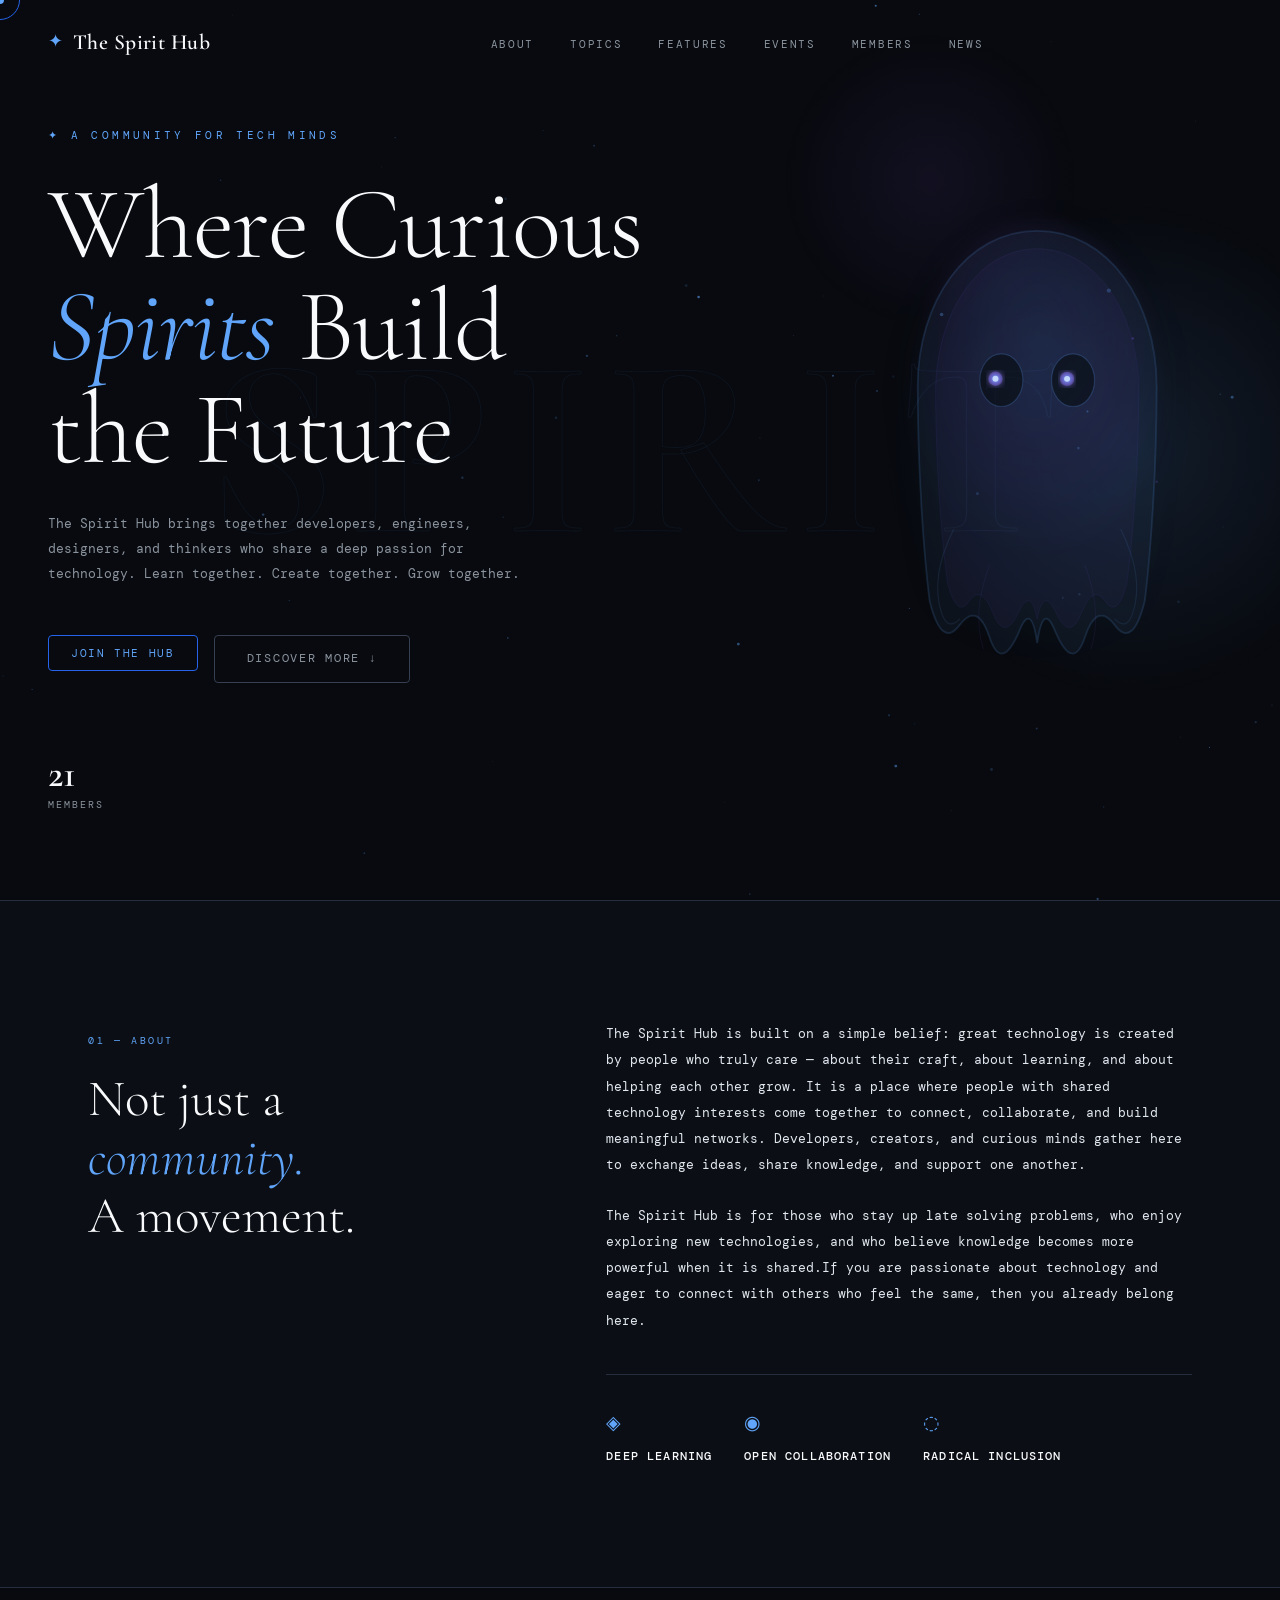
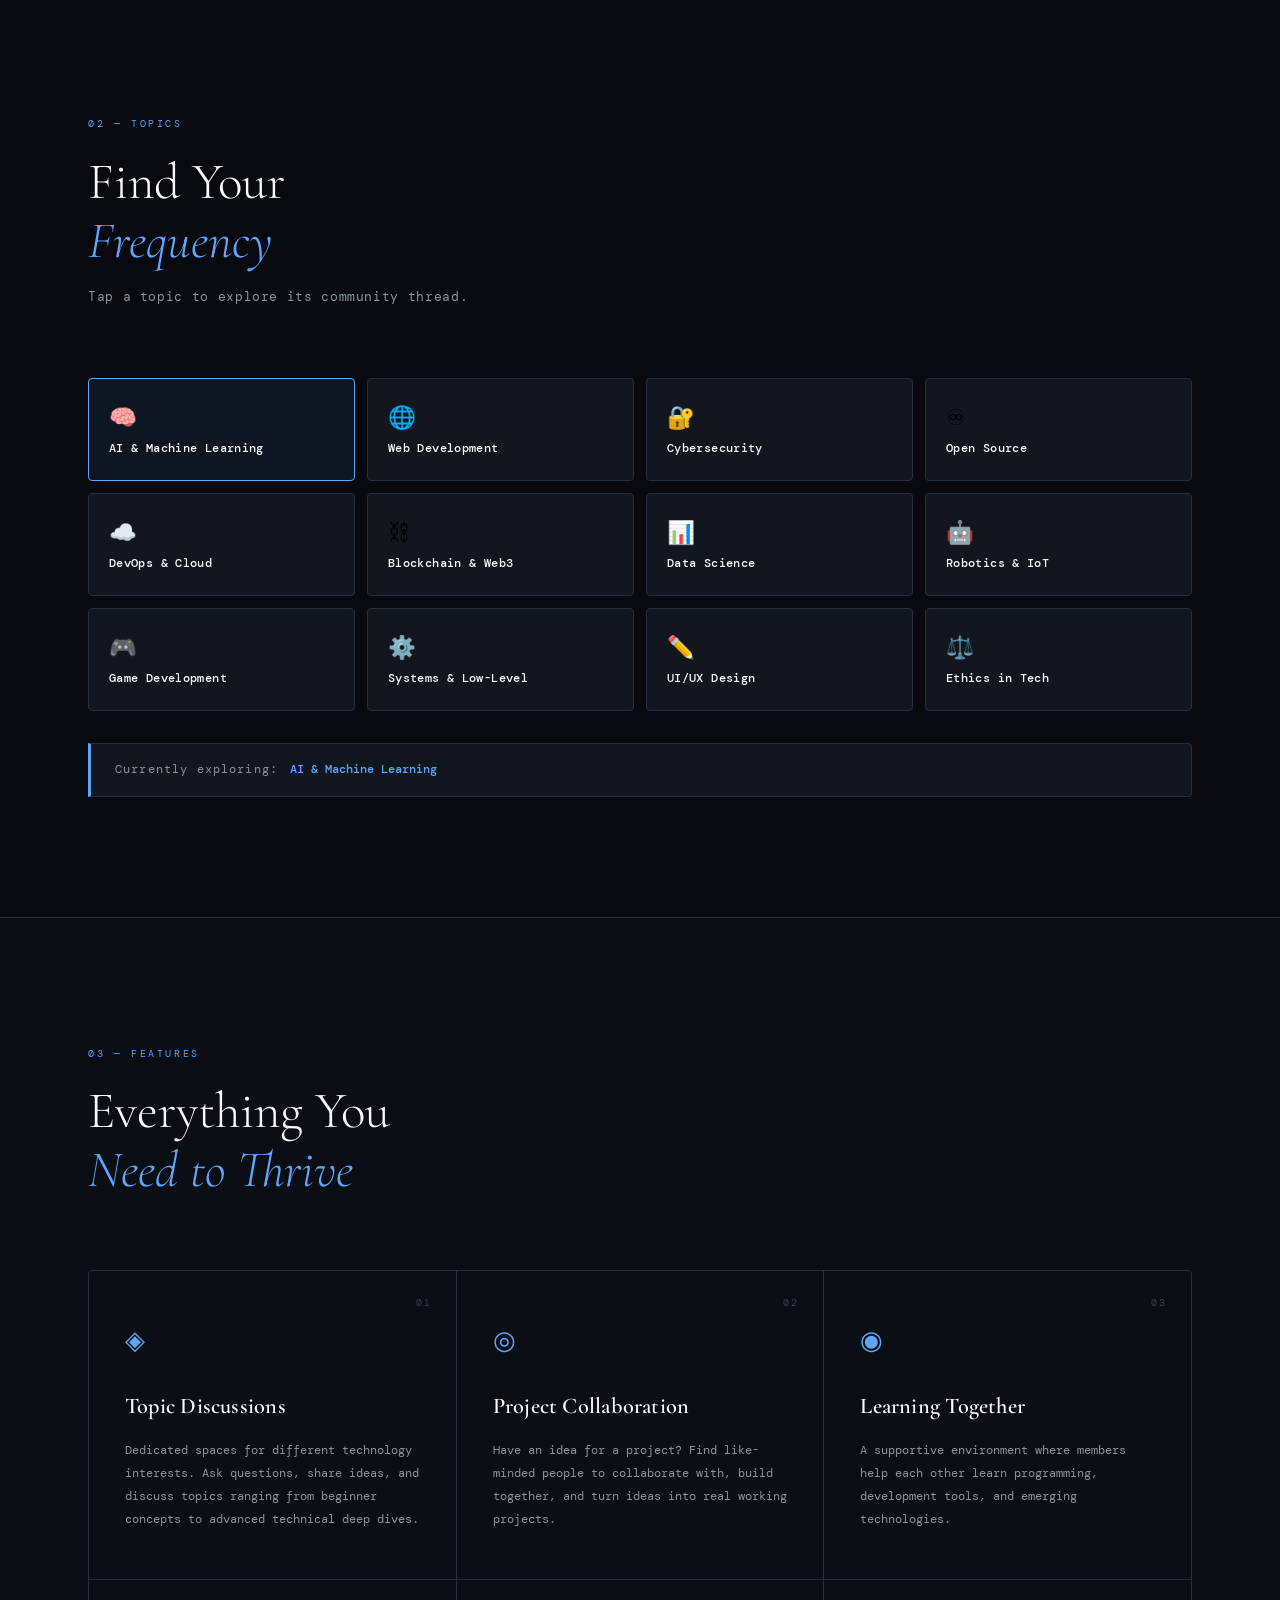
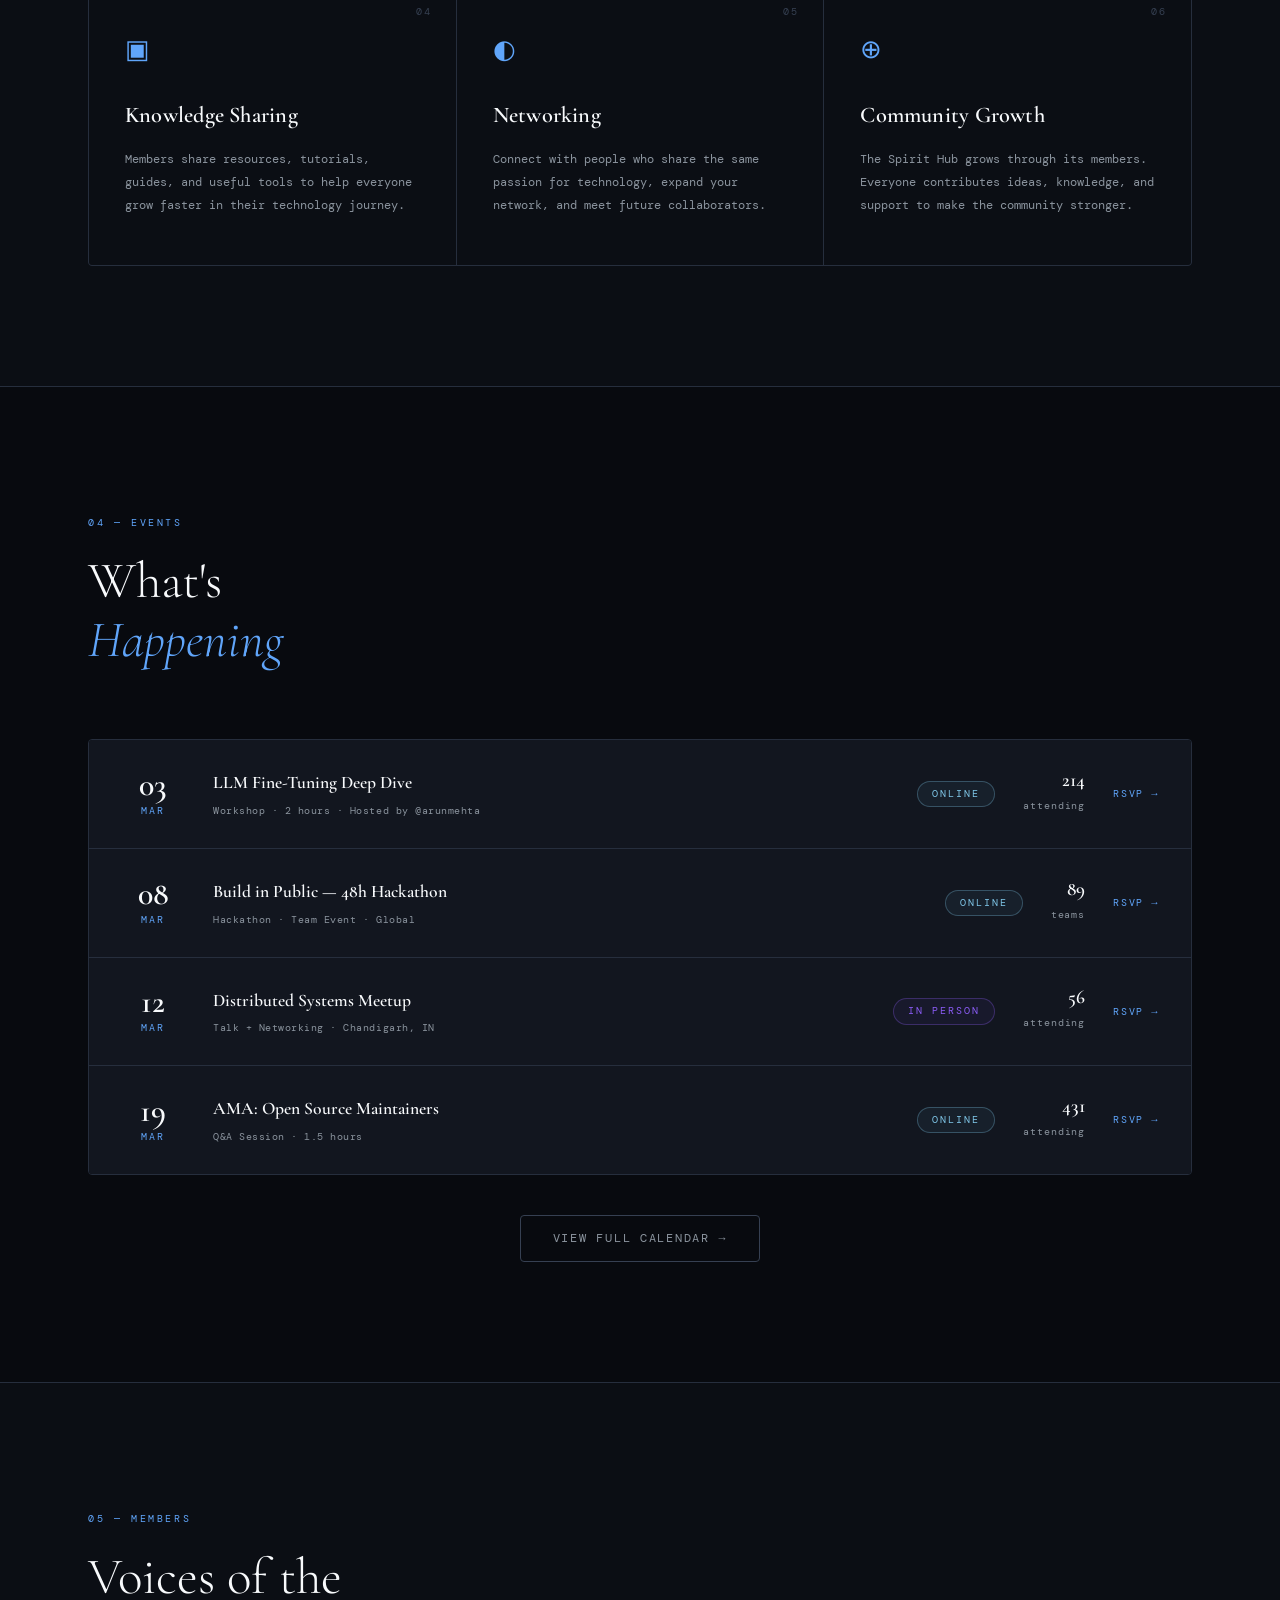
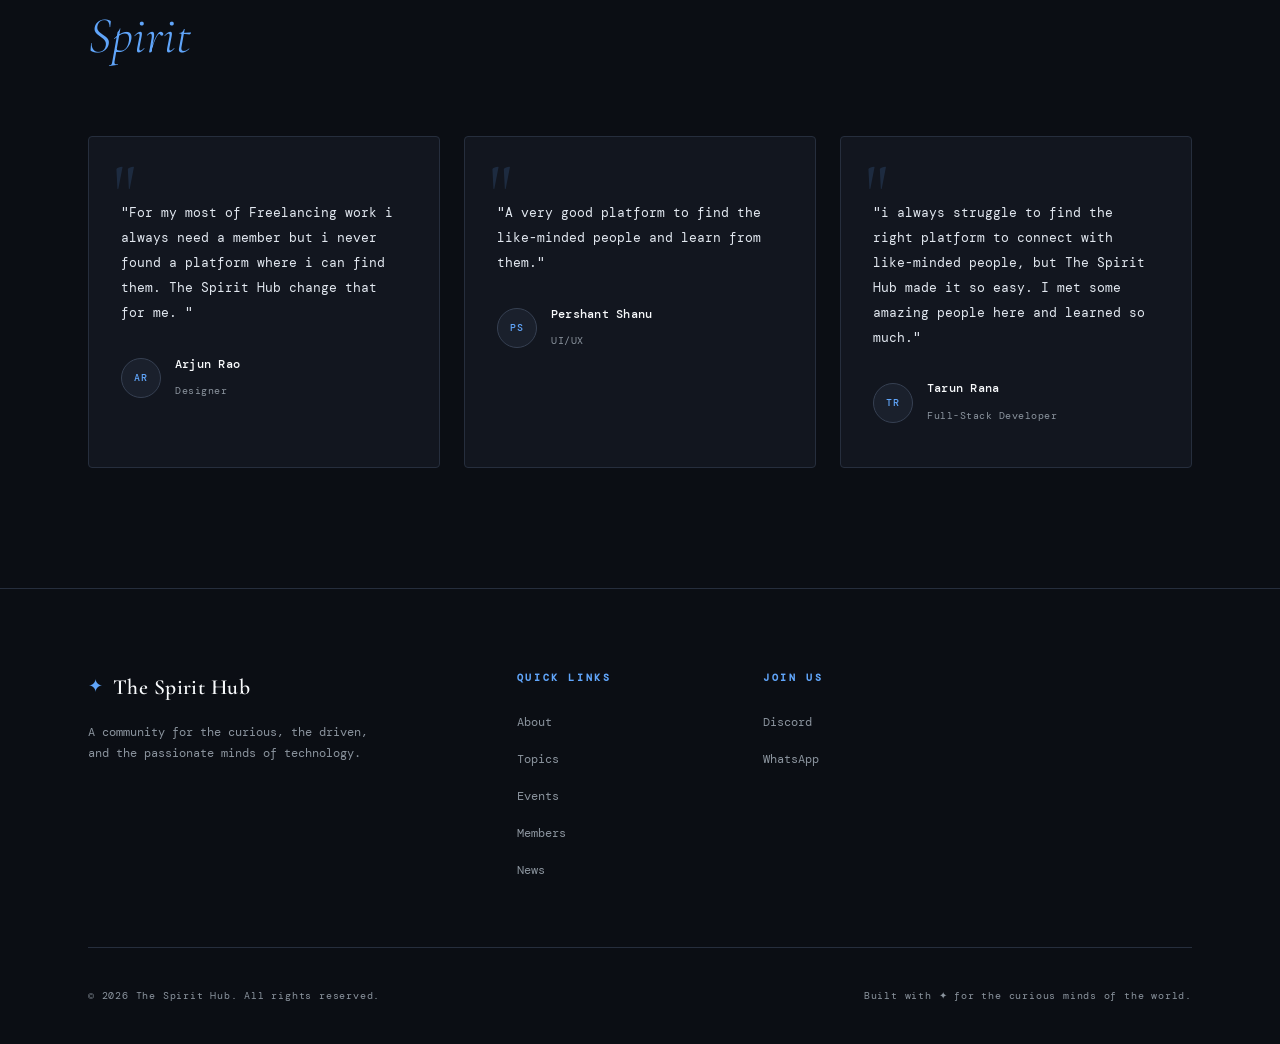
<file: index.html>
<!DOCTYPE html>
<html lang="en">

<head>
  <meta charset="UTF-8" />
  <meta name="viewport" content="width=device-width, initial-scale=1.0" />
  <title>The Spirit Hub — Tech Community</title>
  <link rel="icon" type="image/x-icon" href="Resource/favicon.ico" />
  <link rel="preconnect" href="https://fonts.googleapis.com" />
  <link rel="preconnect" href="https://fonts.gstatic.com" crossorigin />
  <link
    href="https://fonts.googleapis.com/css2?family=Cormorant+Garamond:wght@300;400;600;700&family=DM+Mono:wght@300;400;500&display=swap"
    rel="stylesheet" />
  <link rel="stylesheet" href="style.css" />
</head>

<body>

  <!-- Ambient particles canvas -->
  <canvas id="particles-canvas"></canvas>

  <!-- Custom cursor -->
  <div class="cursor-dot" id="cursorDot"></div>
  <div class="cursor-aura" id="cursorAura"></div>

  <!-- ===================== NAV ===================== -->
  <header class="site-header" id="siteHeader">
    <nav class="nav-inner">
      <a href="#" class="brand">
        <span class="brand-icon">✦</span>
        <span class="brand-text">The Spirit Hub</span>
      </a>
      <ul class="nav-links">
        <li><a href="#about">About</a></li>
        <li><a href="#interests">Topics</a></li>
        <li><a href="#features">Features</a></li>
        <li><a href="#events">Events</a></li>
        <li><a href="pages/members.html">Members</a></li>
        <li><a href="pages/news.html">News</a></li>
      </ul>
      <div class="join-wrapper" id="joinWrapper">
        <button class="btn-join" id="joinBtn">Join the Hub</button>
        <div class="join-dropdown" id="joinDropdown">
          <span class="join-dropdown-title">Join our community</span>
          <a href="https://discord.gg/cWYKuwyRVv" target="_blank" rel="noopener" class="join-link discord">
            <svg width="20" height="20" viewBox="0 0 24 24" fill="currentColor">
              <path
                d="M20.317 4.37a19.791 19.791 0 0 0-4.885-1.515.074.074 0 0 0-.079.037c-.21.375-.444.864-.608 1.25a18.27 18.27 0 0 0-5.487 0 12.64 12.64 0 0 0-.617-1.25.077.077 0 0 0-.079-.037A19.736 19.736 0 0 0 3.677 4.37a.07.07 0 0 0-.032.027C.533 9.046-.32 13.58.099 18.057a.082.082 0 0 0 .031.057 19.9 19.9 0 0 0 5.993 3.03.078.078 0 0 0 .084-.028c.462-.63.874-1.295 1.226-1.994a.076.076 0 0 0-.041-.106 13.107 13.107 0 0 1-1.872-.892.077.077 0 0 1-.008-.128 10.2 10.2 0 0 0 .372-.292.074.074 0 0 1 .077-.01c3.928 1.793 8.18 1.793 12.062 0a.074.074 0 0 1 .078.01c.12.098.246.198.373.292a.077.077 0 0 1-.006.127 12.299 12.299 0 0 1-1.873.892.077.077 0 0 0-.041.107c.36.698.772 1.362 1.225 1.993a.076.076 0 0 0 .084.028 19.839 19.839 0 0 0 6.002-3.03.077.077 0 0 0 .032-.054c.5-5.177-.838-9.674-3.549-13.66a.061.061 0 0 0-.031-.03zM8.02 15.33c-1.183 0-2.157-1.085-2.157-2.419 0-1.333.956-2.419 2.157-2.419 1.21 0 2.176 1.096 2.157 2.42 0 1.333-.956 2.418-2.157 2.418zm7.975 0c-1.183 0-2.157-1.085-2.157-2.419 0-1.333.955-2.419 2.157-2.419 1.21 0 2.176 1.096 2.157 2.42 0 1.333-.946 2.418-2.157 2.418z" />
            </svg>
            <span>Discord</span>
          </a>
          <a href="https://chat.whatsapp.com/JdigWiMbMeGJURqWG98sfW" target="_blank" rel="noopener"
            class="join-link whatsapp">
            <svg width="20" height="20" viewBox="0 0 24 24" fill="currentColor">
              <path
                d="M17.472 14.382c-.297-.149-1.758-.867-2.03-.967-.273-.099-.471-.148-.67.15-.197.297-.767.966-.94 1.164-.173.199-.347.223-.644.075-.297-.15-1.255-.463-2.39-1.475-.883-.788-1.48-1.761-1.653-2.059-.173-.297-.018-.458.13-.606.134-.133.298-.347.446-.52.149-.174.198-.298.298-.497.099-.198.05-.371-.025-.52-.075-.149-.669-1.612-.916-2.207-.242-.579-.487-.5-.669-.51-.173-.008-.371-.01-.57-.01-.198 0-.52.074-.792.372-.272.297-1.04 1.016-1.04 2.479 0 1.462 1.065 2.875 1.213 3.074.149.198 2.096 3.2 5.077 4.487.709.306 1.262.489 1.694.625.712.227 1.36.195 1.871.118.571-.085 1.758-.719 2.006-1.413.248-.694.248-1.289.173-1.413-.074-.124-.272-.198-.57-.347m-5.421 7.403h-.004a9.87 9.87 0 0 1-5.031-1.378l-.361-.214-3.741.982.998-3.648-.235-.374a9.86 9.86 0 0 1-1.51-5.26c.001-5.45 4.436-9.884 9.888-9.884 2.64 0 5.122 1.03 6.988 2.898a9.825 9.825 0 0 1 2.893 6.994c-.003 5.45-4.437 9.884-9.885 9.884m8.413-18.297A11.815 11.815 0 0 0 12.05 0C5.495 0 .16 5.335.157 11.892c0 2.096.547 4.142 1.588 5.945L.057 24l6.305-1.654a11.882 11.882 0 0 0 5.683 1.448h.005c6.554 0 11.89-5.335 11.893-11.893a11.821 11.821 0 0 0-3.48-8.413z" />
            </svg>
            <span>WhatsApp</span>
          </a>
        </div>
      </div>
      <button class="menu-toggle" id="menuToggle" aria-label="Toggle menu">
        <span></span><span></span><span></span>
      </button>
    </nav>
    <!-- Mobile menu -->
    <div class="mobile-menu" id="mobileMenu">
      <ul>
        <li><a href="#about">About</a></li>
        <li><a href="#interests">Topics</a></li>
        <li><a href="#features">Features</a></li>
        <li><a href="#events">Events</a></li>
        <li><a href="pages/members.html">Members</a></li>
        <li><a href="pages/news.html">News</a></li>
      </ul>
    </div>
  </header>

  <main>

    <!-- ===================== HERO ===================== -->
    <section class="hero" id="home">
      <div class="hero-bg-text">SPIRIT</div>
      <div class="hero-content">
        <p class="hero-eyebrow reveal-fade">✦ A Community For Tech Minds</p>
        <h1 class="hero-title reveal-up">
          Where Curious<br />
          <em>Spirits</em> Build<br />
          the Future
        </h1>
        <p class="hero-subtitle reveal-fade delay-2">
          The Spirit Hub brings together developers, engineers, designers, and
          thinkers who share a deep passion for technology. Learn together.
          Create together. Grow together.
        </p>
        <div class="hero-actions reveal-fade delay-3">
          <div class="join-wrapper hero-join-mobile" id="heroJoinWrapper">
            <button class="btn-join" id="heroJoinBtn">Join the Hub</button>
            <div class="join-dropdown" id="heroJoinDropdown">
              <span class="join-dropdown-title">Join our community</span>
              <a href="https://discord.gg/cWYKuwyRVv" target="_blank" rel="noopener" class="join-link discord">
                <svg width="20" height="20" viewBox="0 0 24 24" fill="currentColor">
                  <path
                    d="M20.317 4.37a19.791 19.791 0 0 0-4.885-1.515.074.074 0 0 0-.079.037c-.21.375-.444.864-.608 1.25a18.27 18.27 0 0 0-5.487 0 12.64 12.64 0 0 0-.617-1.25.077.077 0 0 0-.079-.037A19.736 19.736 0 0 0 3.677 4.37a.07.07 0 0 0-.032.027C.533 9.046-.32 13.58.099 18.057a.082.082 0 0 0 .031.057 19.9 19.9 0 0 0 5.993 3.03.078.078 0 0 0 .084-.028c.462-.63.874-1.295 1.226-1.994a.076.076 0 0 0-.041-.106 13.107 13.107 0 0 1-1.872-.892.077.077 0 0 1-.008-.128 10.2 10.2 0 0 0 .372-.292.074.074 0 0 1 .077-.01c3.928 1.793 8.18 1.793 12.062 0a.074.074 0 0 1 .078.01c.12.098.246.198.373.292a.077.077 0 0 1-.006.127 12.299 12.299 0 0 1-1.873.892.077.077 0 0 0-.041.107c.36.698.772 1.362 1.225 1.993a.076.076 0 0 0 .084.028 19.839 19.839 0 0 0 6.002-3.03.077.077 0 0 0 .032-.054c.5-5.177-.838-9.674-3.549-13.66a.061.061 0 0 0-.031-.03zM8.02 15.33c-1.183 0-2.157-1.085-2.157-2.419 0-1.333.956-2.419 2.157-2.419 1.21 0 2.176 1.096 2.157 2.42 0 1.333-.956 2.418-2.157 2.418zm7.975 0c-1.183 0-2.157-1.085-2.157-2.419 0-1.333.955-2.419 2.157-2.419 1.21 0 2.176 1.096 2.157 2.42 0 1.333-.946 2.418-2.157 2.418z" />
                </svg>
                <span>Discord</span>
              </a>
              <a href="https://chat.whatsapp.com/JdigWiMbMeGJURqWG98sfW" target="_blank" rel="noopener"
                class="join-link whatsapp">
                <svg width="20" height="20" viewBox="0 0 24 24" fill="currentColor">
                  <path
                    d="M17.472 14.382c-.297-.149-1.758-.867-2.03-.967-.273-.099-.471-.148-.67.15-.197.297-.767.966-.94 1.164-.173.199-.347.223-.644.075-.297-.15-1.255-.463-2.39-1.475-.883-.788-1.48-1.761-1.653-2.059-.173-.297-.018-.458.13-.606.134-.133.298-.347.446-.52.149-.174.198-.298.298-.497.099-.198.05-.371-.025-.52-.075-.149-.669-1.612-.916-2.207-.242-.579-.487-.5-.669-.51-.173-.008-.371-.01-.57-.01-.198 0-.52.074-.792.372-.272.297-1.04 1.016-1.04 2.479 0 1.462 1.065 2.875 1.213 3.074.149.198 2.096 3.2 5.077 4.487.709.306 1.262.489 1.694.625.712.227 1.36.195 1.871.118.571-.085 1.758-.719 2.006-1.413.248-.694.248-1.289.173-1.413-.074-.124-.272-.198-.57-.347m-5.421 7.403h-.004a9.87 9.87 0 0 1-5.031-1.378l-.361-.214-3.741.982.998-3.648-.235-.374a9.86 9.86 0 0 1-1.51-5.26c.001-5.45 4.436-9.884 9.888-9.884 2.64 0 5.122 1.03 6.988 2.898a9.825 9.825 0 0 1 2.893 6.994c-.003 5.45-4.437 9.884-9.885 9.884m8.413-18.297A11.815 11.815 0 0 0 12.05 0C5.495 0 .16 5.335.157 11.892c0 2.096.547 4.142 1.588 5.945L.057 24l6.305-1.654a11.882 11.882 0 0 0 5.683 1.448h.005c6.554 0 11.89-5.335 11.893-11.893a11.821 11.821 0 0 0-3.48-8.413z" />
                </svg>
                <span>WhatsApp</span>
              </a>
            </div>
          </div>
          <a href="#about" class="btn-outline">Discover More ↓</a>
        </div>
        <div class="hero-stats reveal-fade delay-4">
          <div class="stat-item">
            <span class="stat-value" data-target="20">0</span>
            <span class="stat-label">Members</span>
          </div>
        </div>
      </div>
      <div class="hero-orb"></div>
      <div class="hero-orb orb-2"></div>

      <!-- Spirit Ghost with eye-tracking -->
      <div class="spirit-container" id="spiritContainer">
        <svg viewBox="0 0 300 420" xmlns="http://www.w3.org/2000/svg" class="spirit-svg" id="spiritSvg">
          <defs>
            <!-- Ghost body gradient -->
            <radialGradient id="ghostGlow" cx="50%" cy="30%" r="60%">
              <stop offset="0%" stop-color="rgba(96,165,250,0.18)" />
              <stop offset="60%" stop-color="rgba(139,92,246,0.08)" />
              <stop offset="100%" stop-color="rgba(96,165,250,0)" />
            </radialGradient>
            <!-- Eye glow -->
            <radialGradient id="eyeGlow" cx="50%" cy="50%" r="50%">
              <stop offset="0%" stop-color="rgba(96,165,250,0.9)" />
              <stop offset="100%" stop-color="rgba(139,92,246,0.4)" />
            </radialGradient>
            <!-- Outer aura -->
            <filter id="spiritBlur">
              <feGaussianBlur in="SourceGraphic" stdDeviation="6" />
            </filter>
            <filter id="spiritGlow">
              <feGaussianBlur in="SourceGraphic" stdDeviation="3" />
              <feMerge>
                <feMergeNode />
                <feMergeNode in="SourceGraphic" />
              </feMerge>
            </filter>
            <!-- Blush filter -->
            <filter id="blushSoft">
              <feGaussianBlur in="SourceGraphic" stdDeviation="3" />
            </filter>
          </defs>

          <!-- Outer aura glow -->
          <ellipse cx="150" cy="180" rx="110" ry="160" fill="url(#ghostGlow)" filter="url(#spiritBlur)" opacity="0.5" />

          <!-- Ghost body -->
          <path d="
            M150 30
            C 90 30, 50 90, 50 160
            C 50 230, 55 300, 60 340
            Q 70 380, 85 360
            Q 100 340, 110 370
            Q 120 400, 135 365
            Q 145 340, 150 375
            Q 155 340, 165 365
            Q 180 400, 190 370
            Q 200 340, 215 360
            Q 230 380, 240 340
            C 245 300, 250 230, 250 160
            C 250 90, 210 30, 150 30 Z
          " fill="rgba(96,165,250,0.06)" stroke="rgba(96,165,250,0.15)" stroke-width="1.5" />

          <!-- Inner glow layer -->
          <path d="
            M150 45
            C 100 45, 65 100, 65 165
            C 65 225, 70 290, 75 325
            Q 83 355, 93 340
            Q 103 325, 113 350
            Q 123 375, 135 348
            Q 145 328, 150 355
            Q 155 328, 165 348
            Q 177 375, 187 350
            Q 197 325, 207 340
            Q 217 355, 225 325
            C 230 290, 235 225, 235 165
            C 235 100, 200 45, 150 45 Z
          " fill="rgba(139,92,246,0.04)" stroke="rgba(139,92,246,0.08)" stroke-width="0.8" />

          <!-- Wispy tendrils -->
          <path d="M80 280 Q 60 320, 70 350 Q 75 365, 85 355" fill="none" stroke="rgba(96,165,250,0.1)" stroke-width="1"
            stroke-linecap="round" class="spirit-tendril" />
          <path d="M220 280 Q 240 320, 230 350 Q 225 365, 215 355" fill="none" stroke="rgba(96,165,250,0.1)"
            stroke-width="1" stroke-linecap="round" class="spirit-tendril" />
          <path d="M110 310 Q 95 350, 105 380" fill="none" stroke="rgba(139,92,246,0.08)" stroke-width="0.8"
            stroke-linecap="round" class="spirit-tendril" />
          <path d="M190 310 Q 205 350, 195 380" fill="none" stroke="rgba(139,92,246,0.08)" stroke-width="0.8"
            stroke-linecap="round" class="spirit-tendril" />

          <!-- Left eye socket -->
          <ellipse cx="120" cy="155" rx="18" ry="22" fill="rgba(8,10,15,0.6)" stroke="rgba(96,165,250,0.2)"
            stroke-width="1" class="spirit-eye-socket" />
          <!-- Left eye pupil -->
          <g id="spiritLeftEye" filter="url(#spiritGlow)">
            <circle cx="120" cy="155" r="6" fill="url(#eyeGlow)" />
            <circle cx="120" cy="155" r="2.5" fill="rgba(200,220,255,0.95)" />
          </g>

          <!-- Right eye socket -->
          <ellipse cx="180" cy="155" rx="18" ry="22" fill="rgba(8,10,15,0.6)" stroke="rgba(96,165,250,0.2)"
            stroke-width="1" class="spirit-eye-socket" />
          <!-- Right eye pupil -->
          <g id="spiritRightEye" filter="url(#spiritGlow)">
            <circle cx="180" cy="155" r="6" fill="url(#eyeGlow)" />
            <circle cx="180" cy="155" r="2.5" fill="rgba(200,220,255,0.95)" />
          </g>

          <!-- Blush marks (hidden by default) -->
          <ellipse id="spiritBlushLeft" cx="100" cy="180" rx="16" ry="8" fill="rgba(255,120,150,0)"
            filter="url(#blushSoft)" class="spirit-blush" />
          <ellipse id="spiritBlushRight" cx="200" cy="180" rx="16" ry="8" fill="rgba(255,120,150,0)"
            filter="url(#blushSoft)" class="spirit-blush" />


          <!-- Shy mouth (hidden by default) -->
          <path id="spiritMouth" d="M138 200 Q 150 212, 162 200" fill="none" stroke="rgba(255,150,180,0)"
            stroke-width="1.5" stroke-linecap="round" class="spirit-mouth" />

          <!-- Heart particles (hidden, spawned on rub) -->
          <text id="spiritHeart1" x="90" y="90" font-size="14" fill="rgba(255,120,150,0)" class="spirit-heart">♥</text>
          <text id="spiritHeart2" x="200" y="80" font-size="10" fill="rgba(255,120,150,0)"
            class="spirit-heart h2">♥</text>
          <text id="spiritHeart3" x="160" y="70" font-size="12" fill="rgba(255,120,150,0)"
            class="spirit-heart h3">♥</text>

          <!-- Invisible head-rub hit zone (pointer-events enabled) -->
          <rect id="spiritHeadZone" x="70" y="30" width="160" height="120" fill="transparent"
            style="pointer-events: all; cursor: pointer;" />

          <!-- Small sparkle particles around spirit -->
          <circle cx="70" cy="100" r="1.5" fill="rgba(96,165,250,0.3)" class="spirit-sparkle" />
          <circle cx="230" cy="120" r="1" fill="rgba(139,92,246,0.3)" class="spirit-sparkle s2" />
          <circle cx="100" cy="250" r="1.2" fill="rgba(96,165,250,0.2)" class="spirit-sparkle s3" />
          <circle cx="210" cy="80" r="1.8" fill="rgba(96,165,250,0.25)" class="spirit-sparkle s4" />
          <circle cx="250" cy="240" r="1" fill="rgba(139,92,246,0.2)" class="spirit-sparkle s5" />
        </svg>
      </div>
    </section>

    <!-- ===================== ABOUT ===================== -->
    <section class="about section-pad" id="about">
      <div class="container">
        <div class="about-grid">
          <div class="about-left reveal-left">
            <span class="section-tag">01 — About</span>
            <h2 class="section-title">Not just a<br /><em>community.</em><br />A movement.</h2>
          </div>
          <div class="about-right reveal-right">
            <p>The Spirit Hub is built on a simple belief: great technology is created by people who truly care — about
              their craft, about learning, and about helping each other grow. It is a place where people with shared
              technology interests come together to connect, collaborate, and build meaningful networks. Developers,
              creators, and curious minds gather here to exchange ideas, share knowledge, and support one another.</p>
            <p>The Spirit Hub is for those who stay up late solving problems, who enjoy exploring new technologies, and
              who believe knowledge becomes more powerful when it is shared.If you are passionate about technology and
              eager to connect with others who feel the same, then you already belong here.</p>
            <div class="about-pillars">
              <div class="pillar">
                <span class="pillar-icon">◈</span>
                <strong>Deep Learning</strong>
              </div>
              <div class="pillar">
                <span class="pillar-icon">◉</span>
                <strong>Open Collaboration</strong>
              </div>
              <div class="pillar">
                <span class="pillar-icon">◌</span>
                <strong>Radical Inclusion</strong>
              </div>
            </div>
          </div>
        </div>
      </div>
    </section>

    <!-- ===================== INTERESTS ===================== -->
    <section class="interests section-pad" id="interests">
      <div class="container">
        <div class="section-header reveal-fade">
          <span class="section-tag">02 — Topics</span>
          <h2 class="section-title">Find Your<br /><em>Frequency</em></h2>
          <p class="section-desc">Tap a topic to explore its community thread.</p>
        </div>
        <div class="topics-grid reveal-up delay-1">
          <button class="topic-card active" data-topic="AI & Machine Learning">
            <span class="topic-icon">🧠</span>
            <span class="topic-name">AI & Machine Learning</span>

          </button>
          <button class="topic-card" data-topic="Web Development">
            <span class="topic-icon">🌐</span>
            <span class="topic-name">Web Development</span>

          </button>
          <button class="topic-card" data-topic="Cybersecurity">
            <span class="topic-icon">🔐</span>
            <span class="topic-name">Cybersecurity</span>

          </button>
          <button class="topic-card" data-topic="Open Source">
            <span class="topic-icon">♾</span>
            <span class="topic-name">Open Source</span>

          </button>
          <button class="topic-card" data-topic="DevOps & Cloud">
            <span class="topic-icon">☁️</span>
            <span class="topic-name">DevOps & Cloud</span>

          </button>
          <button class="topic-card" data-topic="Blockchain & Web3">
            <span class="topic-icon">⛓</span>
            <span class="topic-name">Blockchain & Web3</span>

          </button>
          <button class="topic-card" data-topic="Data Science">
            <span class="topic-icon">📊</span>
            <span class="topic-name">Data Science</span>

          </button>
          <button class="topic-card" data-topic="Robotics & IoT">
            <span class="topic-icon">🤖</span>
            <span class="topic-name">Robotics & IoT</span>

          </button>
          <button class="topic-card" data-topic="Game Development">
            <span class="topic-icon">🎮</span>
            <span class="topic-name">Game Development</span>

          </button>
          <button class="topic-card" data-topic="Systems & Low-Level">
            <span class="topic-icon">⚙️</span>
            <span class="topic-name">Systems & Low-Level</span>

          </button>
          <button class="topic-card" data-topic="UI/UX Design">
            <span class="topic-icon">✏️</span>
            <span class="topic-name">UI/UX Design</span>

          </button>
          <button class="topic-card" data-topic="Ethics in Tech">
            <span class="topic-icon">⚖️</span>
            <span class="topic-name">Ethics in Tech</span>

          </button>
        </div>
        <div class="topic-preview reveal-fade delay-2" id="topicPreview">
          <span class="topic-preview-label">Currently exploring:</span>
          <span class="topic-preview-name" id="topicName">AI & Machine Learning</span>
        </div>
      </div>
    </section>

    <!-- ===================== FEATURES ===================== -->
    <section class="features section-pad" id="features">
      <div class="container">
        <div class="section-header reveal-fade">
          <span class="section-tag">03 — Features</span>
          <h2 class="section-title">Everything You<br /><em>Need to Thrive</em></h2>
        </div>
        <div class="features-grid">
          <div class="feature-card reveal-up delay-1">
            <div class="feature-number">01</div>
            <div class="feature-icon-wrap">◈</div>
            <h3>Topic Discussions</h3>
            <p>Dedicated spaces for different technology interests. Ask questions, share ideas, and discuss topics
              ranging from beginner concepts to advanced technical deep dives.</p>
          </div>

          <div class="feature-card reveal-up delay-2">
            <div class="feature-number">02</div>
            <div class="feature-icon-wrap">◎</div>
            <h3>Project Collaboration</h3>
            <p>Have an idea for a project? Find like-minded people to collaborate with, build together, and turn ideas
              into real working projects.</p>
          </div>

          <div class="feature-card reveal-up delay-3">
            <div class="feature-number">03</div>
            <div class="feature-icon-wrap">◉</div>
            <h3>Learning Together</h3>
            <p>A supportive environment where members help each other learn programming, development tools, and emerging
              technologies.</p>
          </div>

          <div class="feature-card reveal-up delay-1">
            <div class="feature-number">04</div>
            <div class="feature-icon-wrap">▣</div>
            <h3>Knowledge Sharing</h3>
            <p>Members share resources, tutorials, guides, and useful tools to help everyone grow faster in their
              technology journey.</p>
          </div>

          <div class="feature-card reveal-up delay-2">
            <div class="feature-number">05</div>
            <div class="feature-icon-wrap">◐</div>
            <h3>Networking</h3>
            <p>Connect with people who share the same passion for technology, expand your network, and meet future
              collaborators.</p>
          </div>

          <div class="feature-card reveal-up delay-3">
            <div class="feature-number">06</div>
            <div class="feature-icon-wrap">⊕</div>
            <h3>Community Growth</h3>
            <p>The Spirit Hub grows through its members. Everyone contributes ideas, knowledge, and support to make the
              community stronger.</p>
          </div>
        </div>
      </div>
    </section>

    <!-- ===================== EVENTS ===================== -->
    <section class="events section-pad" id="events">
      <div class="container">
        <div class="section-header reveal-fade">
          <span class="section-tag">04 — Events</span>
          <h2 class="section-title">What's<br /><em>Happening</em></h2>
        </div>
        <div class="events-list reveal-up delay-1">
          <div class="event-row">
            <div class="event-date">
              <span class="event-day">03</span>
              <span class="event-month">MAR</span>
            </div>
            <div class="event-info">
              <h4 class="event-name">LLM Fine-Tuning Deep Dive</h4>
              <p class="event-meta">Workshop · 2 hours · Hosted by @arunmehta</p>
            </div>
            <span class="event-badge online">Online</span>
            <div class="event-seats">
              <strong>214</strong>
              <span>attending</span>
            </div>
            <a href="#" class="event-cta">RSVP →</a>
          </div>
          <div class="event-row">
            <div class="event-date">
              <span class="event-day">08</span>
              <span class="event-month">MAR</span>
            </div>
            <div class="event-info">
              <h4 class="event-name">Build in Public — 48h Hackathon</h4>
              <p class="event-meta">Hackathon · Team Event · Global</p>
            </div>
            <span class="event-badge online">Online</span>
            <div class="event-seats">
              <strong>89</strong>
              <span>teams</span>
            </div>
            <a href="#" class="event-cta">RSVP →</a>
          </div>
          <div class="event-row">
            <div class="event-date">
              <span class="event-day">12</span>
              <span class="event-month">MAR</span>
            </div>
            <div class="event-info">
              <h4 class="event-name">Distributed Systems Meetup</h4>
              <p class="event-meta">Talk + Networking · Chandigarh, IN</p>
            </div>
            <span class="event-badge irl">In Person</span>
            <div class="event-seats">
              <strong>56</strong>
              <span>attending</span>
            </div>
            <a href="#" class="event-cta">RSVP →</a>
          </div>
          <div class="event-row">
            <div class="event-date">
              <span class="event-day">19</span>
              <span class="event-month">MAR</span>
            </div>
            <div class="event-info">
              <h4 class="event-name">AMA: Open Source Maintainers</h4>
              <p class="event-meta">Q&A Session · 1.5 hours</p>
            </div>
            <span class="event-badge online">Online</span>
            <div class="event-seats">
              <strong>431</strong>
              <span>attending</span>
            </div>
            <a href="#" class="event-cta">RSVP →</a>
          </div>
        </div>
        <div class="events-footer reveal-fade delay-3">
          <a href="#" class="btn-outline">View full calendar →</a>
        </div>
      </div>
    </section>

    <!-- ===================== COMMUNITY VOICES ===================== -->
    <section class="community section-pad" id="community">
      <div class="container">
        <div class="section-header reveal-fade">
          <span class="section-tag">05 — Members</span>
          <h2 class="section-title">Voices of the<br /><em>Spirit</em></h2>
        </div>
        <div class="testimonials-grid">
          <div class="testimonial reveal-up delay-1">
            <p>"For my most of Freelancing work i always need a member but i never found a platform where i can find
              them. The Spirit Hub change that for me. "</p>
            <div class="testimonial-author">
              <div class="author-avatar">AR</div>
              <div>
                <strong>Arjun Rao</strong>
                <span>Designer</span>
              </div>
            </div>
          </div>
          <div class="testimonial reveal-up delay-2">
            <p>"A very good platform to find the like-minded people and learn from them."</p>
            <div class="testimonial-author">
              <div class="author-avatar">PS</div>
              <div>
                <strong>Pershant Shanu</strong>
                <span>UI/UX</span>
              </div>
            </div>
          </div>
          <div class="testimonial reveal-up delay-3">
            <p>"i always struggle to find the right platform to connect with like-minded people, but The Spirit Hub
              made it so easy. I met some amazing people here and learned so much."</p>
            <div class="testimonial-author">
              <div class="author-avatar">TR</div>
              <div>
                <strong>Tarun Rana</strong>
                <span>Full-Stack Developer</span>
              </div>
            </div>
          </div>
        </div>
      </div>
    </section>



  </main>

  <!-- ===================== FOOTER ===================== -->
  <footer class="site-footer">
    <div class="container">
      <div class="footer-grid">
        <div class="footer-brand">
          <a href="#" class="brand">
            <span class="brand-icon">✦</span>
            <span class="brand-text">The Spirit Hub</span>
          </a>
          <p>A community for the curious, the driven, and the passionate minds of technology.</p>
        </div>
        <div class="footer-links">
          <h4>Quick Links</h4>
          <ul>
            <li><a href="#about">About</a></li>
            <li><a href="#interests">Topics</a></li>
            <li><a href="#events">Events</a></li>
            <li><a href="pages/members.html">Members</a></li>
            <li><a href="pages/news.html">News</a></li>
          </ul>
        </div>
        <div class="footer-links">
          <h4>Join Us</h4>
          <ul>
            <li><a href="https://discord.gg/cWYKuwyRVv" target="_blank" rel="noopener">Discord</a></li>
            <li><a href="https://chat.whatsapp.com/JdigWiMbMeGJURqWG98sfW" target="_blank" rel="noopener">WhatsApp</a>
            </li>
          </ul>
        </div>
      </div>
      <div class="footer-bottom">
        <span>© 2026 The Spirit Hub. All rights reserved.</span>
        <span>Built with ✦ for the curious minds of the world.</span>
      </div>
    </div>
  </footer>

  <script src="script.js"></script>
</body>

</html>
</file>
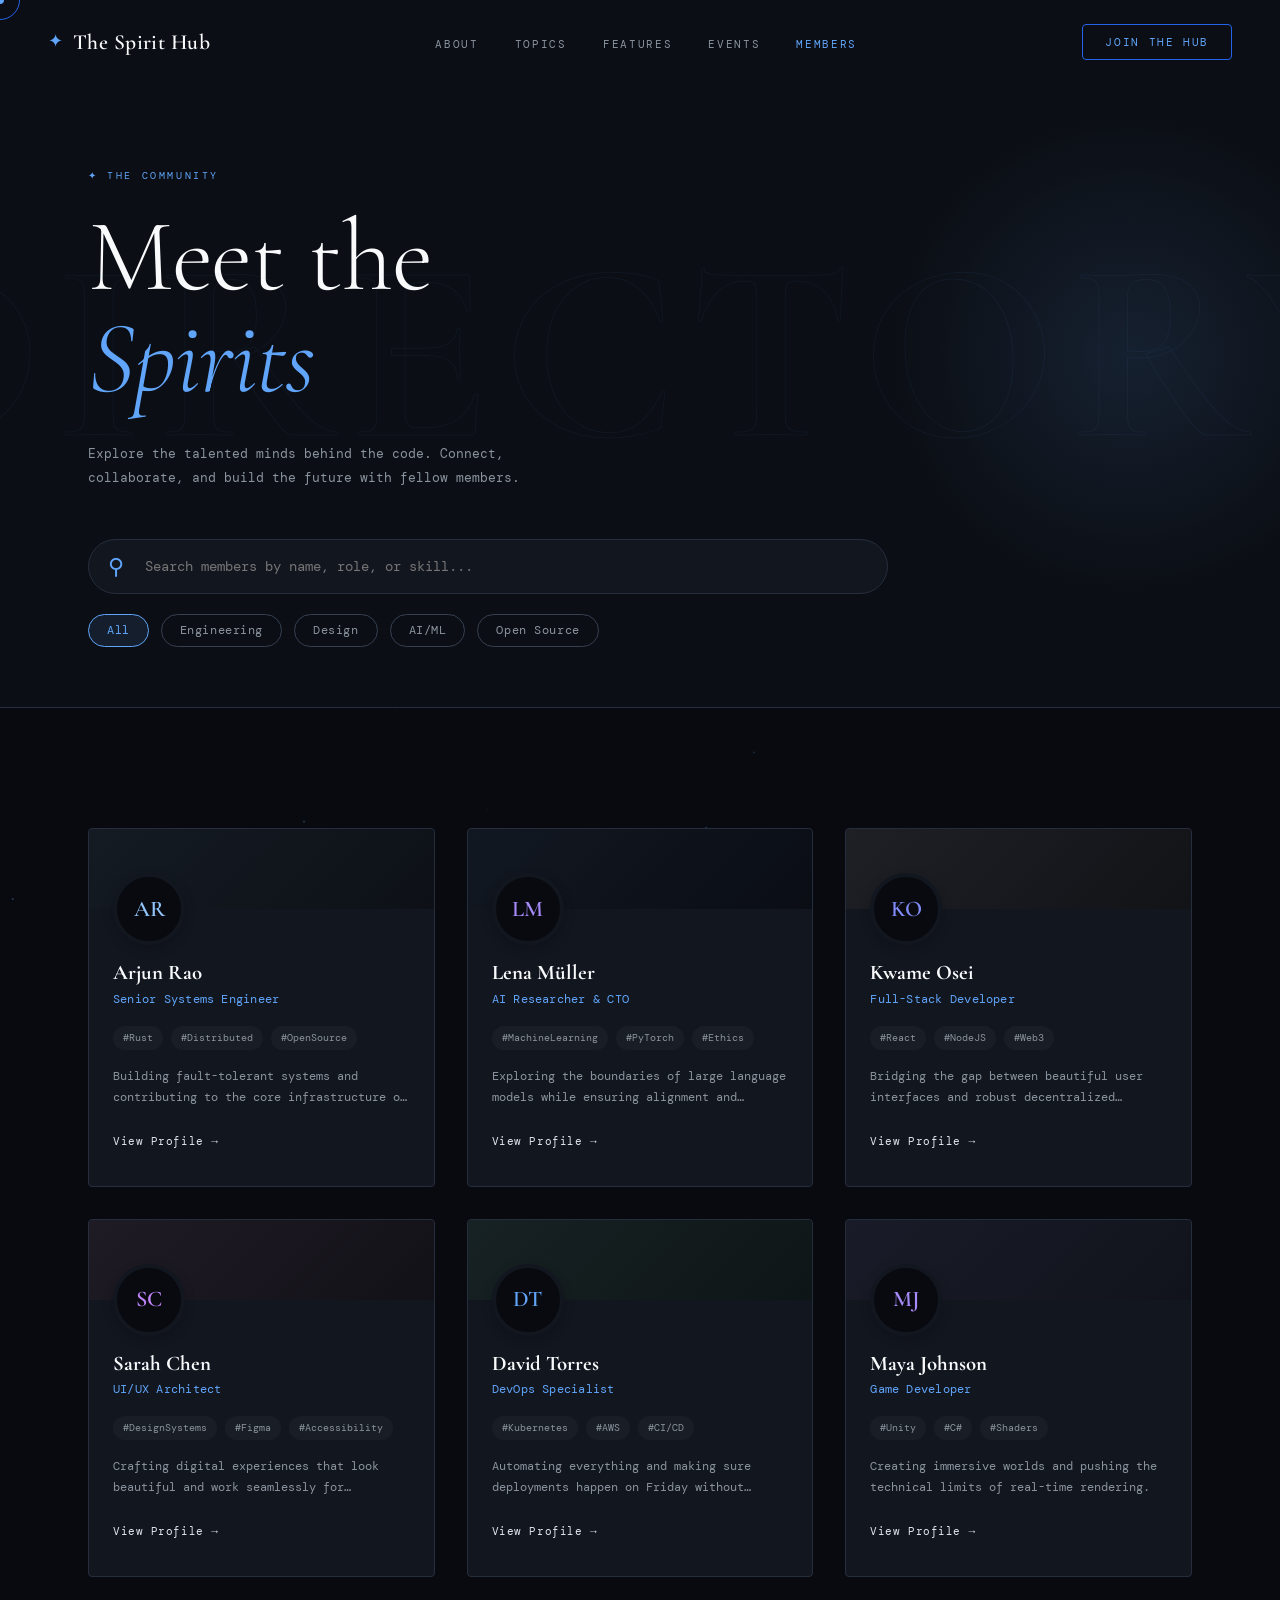
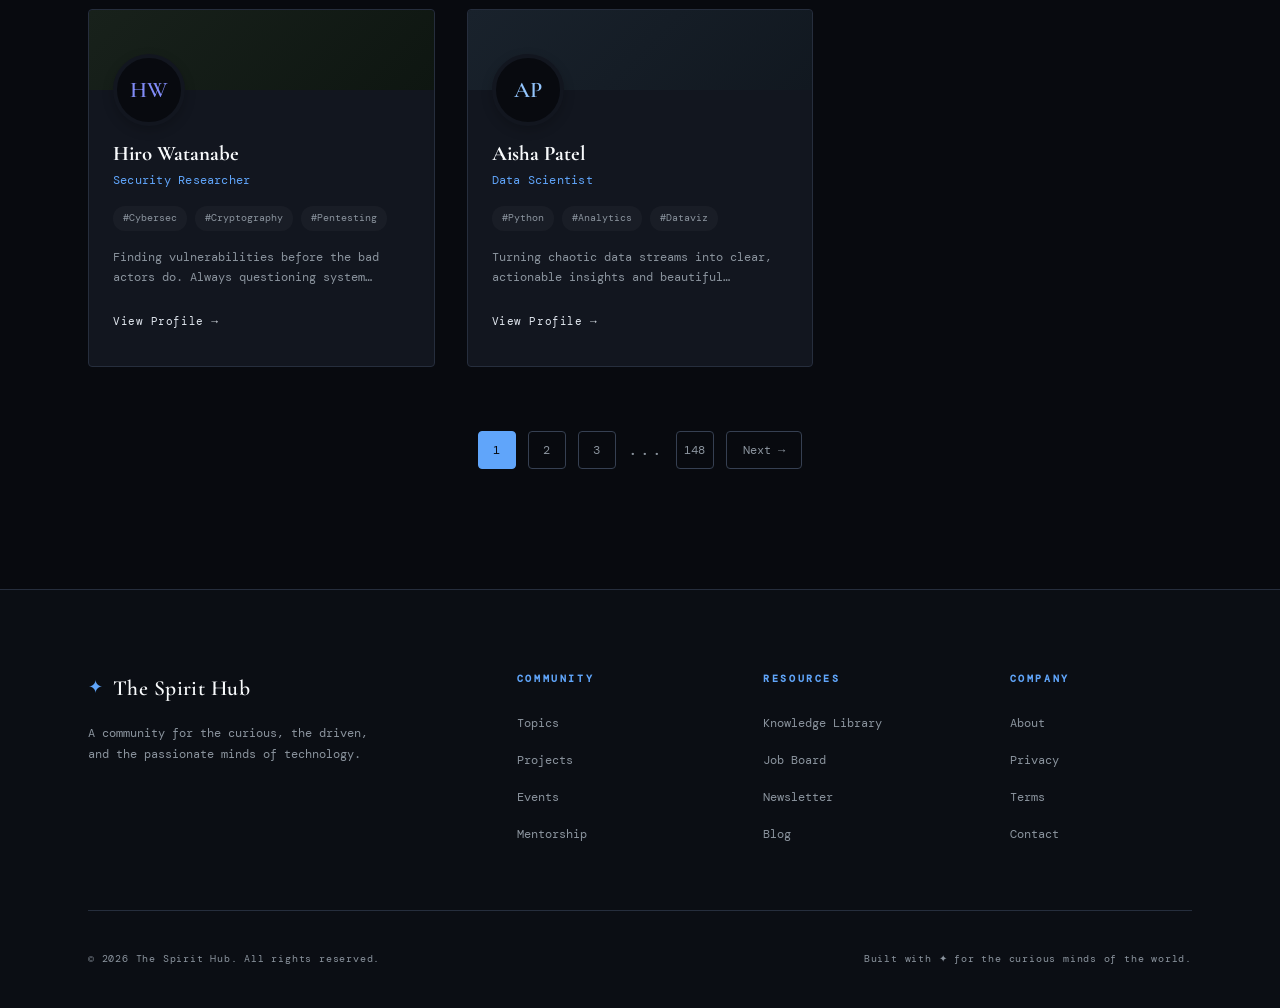
<file: members.html>
<!DOCTYPE html>
<html lang="en">

<head>
    <meta charset="UTF-8" />
    <meta name="viewport" content="width=device-width, initial-scale=1.0" />
    <title>Members — The Spirit Hub</title>
    <link rel="preconnect" href="https://fonts.googleapis.com" />
    <link rel="preconnect" href="https://fonts.gstatic.com" crossorigin />
    <link
        href="https://fonts.googleapis.com/css2?family=Cormorant+Garamond:wght@300;400;600;700&family=DM+Mono:wght@300;400;500&display=swap"
        rel="stylesheet" />
    <link rel="stylesheet" href="style.css" />
</head>

<body>

    <!-- Ambient particles canvas -->
    <canvas id="particles-canvas"></canvas>

    <!-- Custom cursor -->
    <div class="cursor-dot" id="cursorDot"></div>
    <div class="cursor-aura" id="cursorAura"></div>

    <!-- ===================== NAV ===================== -->
    <header class="site-header" id="siteHeader">
        <nav class="nav-inner">
            <a href="index.html" class="brand">
                <span class="brand-icon">✦</span>
                <span class="brand-text">The Spirit Hub</span>
            </a>
            <ul class="nav-links">
                <li><a href="index.html#about">About</a></li>
                <li><a href="index.html#interests">Topics</a></li>
                <li><a href="index.html#features">Features</a></li>
                <li><a href="index.html#events">Events</a></li>
                <li><a href="members.html" class="active">Members</a></li>
            </ul>
            <button class="btn-join" id="joinBtn">Join the Hub</button>
            <button class="menu-toggle" id="menuToggle" aria-label="Toggle menu">
                <span></span><span></span><span></span>
            </button>
        </nav>
        <!-- Mobile menu -->
        <div class="mobile-menu" id="mobileMenu">
            <ul>
                <li><a href="index.html#about">About</a></li>
                <li><a href="index.html#interests">Topics</a></li>
                <li><a href="index.html#features">Features</a></li>
                <li><a href="index.html#events">Events</a></li>
                <li><a href="members.html" class="active">Members</a></li>
                <li><a href="index.html#cta">Join the Hub</a></li>
            </ul>
        </div>
    </header>

    <main>

        <!-- ===================== HERO / HEADER ===================== -->
        <section class="members-hero">
            <div class="hero-bg-text">DIRECTORY</div>
            <div class="container reveal-fade">
                <span class="section-tag">✦ The Community</span>
                <h1 class="hero-title">
                    Meet the<br />
                    <em>Spirits</em>
                </h1>
                <p class="hero-subtitle">
                    Explore the talented minds behind the code. Connect, collaborate, and build the future with fellow
                    members.
                </p>

                <!-- Search and Filters -->
                <div class="directory-toolbar">
                    <div class="search-box">
                        <span class="search-icon">⚲</span>
                        <input type="text" placeholder="Search members by name, role, or skill..." id="memberSearch" />
                    </div>
                    <div class="filter-pills">
                        <button class="filter-btn active">All</button>
                        <button class="filter-btn">Engineering</button>
                        <button class="filter-btn">Design</button>
                        <button class="filter-btn">AI/ML</button>
                        <button class="filter-btn">Open Source</button>
                    </div>
                </div>
            </div>
            <div class="hero-orb"></div>
        </section>

        <!-- ===================== DIRECTORY GRID ===================== -->
        <section class="members-directory section-pad">
            <div class="container">
                <div class="members-grid" id="membersGrid">

                    <!-- Member 1 -->
                    <div class="member-card reveal-up delay-1">
                        <div class="member-cover cover-1"></div>
                        <div class="member-info">
                            <div class="member-avatar avatar-1">AR</div>
                            <h3 class="member-name">Arjun Rao</h3>
                            <p class="member-role">Senior Systems Engineer</p>
                            <div class="member-tags">
                                <span>#Rust</span>
                                <span>#Distributed</span>
                                <span>#OpenSource</span>
                            </div>
                            <p class="member-bio">Building fault-tolerant systems and contributing to the core
                                infrastructure of the modern web.</p>
                            <a href="#" class="member-link">View Profile →</a>
                        </div>
                    </div>

                    <!-- Member 2 -->
                    <div class="member-card reveal-up delay-2">
                        <div class="member-cover cover-2"></div>
                        <div class="member-info">
                            <div class="member-avatar avatar-2">LM</div>
                            <h3 class="member-name">Lena Müller</h3>
                            <p class="member-role">AI Researcher & CTO</p>
                            <div class="member-tags">
                                <span>#MachineLearning</span>
                                <span>#PyTorch</span>
                                <span>#Ethics</span>
                            </div>
                            <p class="member-bio">Exploring the boundaries of large language models while ensuring
                                alignment and transparency.</p>
                            <a href="#" class="member-link">View Profile →</a>
                        </div>
                    </div>

                    <!-- Member 3 -->
                    <div class="member-card reveal-up delay-3">
                        <div class="member-cover cover-3"></div>
                        <div class="member-info">
                            <div class="member-avatar avatar-3">KO</div>
                            <h3 class="member-name">Kwame Osei</h3>
                            <p class="member-role">Full-Stack Developer</p>
                            <div class="member-tags">
                                <span>#React</span>
                                <span>#NodeJS</span>
                                <span>#Web3</span>
                            </div>
                            <p class="member-bio">Bridging the gap between beautiful user interfaces and robust
                                decentralized backends.</p>
                            <a href="#" class="member-link">View Profile →</a>
                        </div>
                    </div>

                    <!-- Member 4 -->
                    <div class="member-card reveal-up delay-1">
                        <div class="member-cover cover-4"></div>
                        <div class="member-info">
                            <div class="member-avatar avatar-4">SC</div>
                            <h3 class="member-name">Sarah Chen</h3>
                            <p class="member-role">UI/UX Architect</p>
                            <div class="member-tags">
                                <span>#DesignSystems</span>
                                <span>#Figma</span>
                                <span>#Accessibility</span>
                            </div>
                            <p class="member-bio">Crafting digital experiences that look beautiful and work seamlessly
                                for everyone.</p>
                            <a href="#" class="member-link">View Profile →</a>
                        </div>
                    </div>

                    <!-- Member 5 -->
                    <div class="member-card reveal-up delay-2">
                        <div class="member-cover cover-5"></div>
                        <div class="member-info">
                            <div class="member-avatar avatar-5">DT</div>
                            <h3 class="member-name">David Torres</h3>
                            <p class="member-role">DevOps Specialist</p>
                            <div class="member-tags">
                                <span>#Kubernetes</span>
                                <span>#AWS</span>
                                <span>#CI/CD</span>
                            </div>
                            <p class="member-bio">Automating everything and making sure deployments happen on Friday
                                without breaking a sweat.</p>
                            <a href="#" class="member-link">View Profile →</a>
                        </div>
                    </div>

                    <!-- Member 6 -->
                    <div class="member-card reveal-up delay-3">
                        <div class="member-cover cover-6"></div>
                        <div class="member-info">
                            <div class="member-avatar avatar-6">MJ</div>
                            <h3 class="member-name">Maya Johnson</h3>
                            <p class="member-role">Game Developer</p>
                            <div class="member-tags">
                                <span>#Unity</span>
                                <span>#C#</span>
                                <span>#Shaders</span>
                            </div>
                            <p class="member-bio">Creating immersive worlds and pushing the technical limits of
                                real-time rendering.</p>
                            <a href="#" class="member-link">View Profile →</a>
                        </div>
                    </div>

                    <!-- Member 7 -->
                    <div class="member-card reveal-up delay-1">
                        <div class="member-cover cover-7"></div>
                        <div class="member-info">
                            <div class="member-avatar avatar-7">HW</div>
                            <h3 class="member-name">Hiro Watanabe</h3>
                            <p class="member-role">Security Researcher</p>
                            <div class="member-tags">
                                <span>#Cybersec</span>
                                <span>#Cryptography</span>
                                <span>#Pentesting</span>
                            </div>
                            <p class="member-bio">Finding vulnerabilities before the bad actors do. Always questioning
                                system boundaries.</p>
                            <a href="#" class="member-link">View Profile →</a>
                        </div>
                    </div>

                    <!-- Member 8 -->
                    <div class="member-card reveal-up delay-2">
                        <div class="member-cover cover-8"></div>
                        <div class="member-info">
                            <div class="member-avatar avatar-8">AP</div>
                            <h3 class="member-name">Aisha Patel</h3>
                            <p class="member-role">Data Scientist</p>
                            <div class="member-tags">
                                <span>#Python</span>
                                <span>#Analytics</span>
                                <span>#Dataviz</span>
                            </div>
                            <p class="member-bio">Turning chaotic data streams into clear, actionable insights and
                                beautiful visualizations.</p>
                            <a href="#" class="member-link">View Profile →</a>
                        </div>
                    </div>

                </div>

                <div class="pagination reveal-fade delay-3">
                    <button class="page-btn active">1</button>
                    <button class="page-btn">2</button>
                    <button class="page-btn">3</button>
                    <span class="page-dots">...</span>
                    <button class="page-btn">148</button>
                    <button class="page-btn next">Next →</button>
                </div>

            </div>
        </section>

    </main>

    <!-- ===================== FOOTER ===================== -->
    <footer class="site-footer">
        <div class="container">
            <div class="footer-grid">
                <div class="footer-brand">
                    <a href="index.html" class="brand">
                        <span class="brand-icon">✦</span>
                        <span class="brand-text">The Spirit Hub</span>
                    </a>
                    <p>A community for the curious, the driven, and the passionate minds of technology.</p>
                </div>
                <div class="footer-links">
                    <h4>Community</h4>
                    <ul>
                        <li><a href="index.html#interests">Topics</a></li>
                        <li><a href="#">Projects</a></li>
                        <li><a href="index.html#events">Events</a></li>
                        <li><a href="#">Mentorship</a></li>
                    </ul>
                </div>
                <div class="footer-links">
                    <h4>Resources</h4>
                    <ul>
                        <li><a href="#">Knowledge Library</a></li>
                        <li><a href="#">Job Board</a></li>
                        <li><a href="#">Newsletter</a></li>
                        <li><a href="#">Blog</a></li>
                    </ul>
                </div>
                <div class="footer-links">
                    <h4>Company</h4>
                    <ul>
                        <li><a href="index.html#about">About</a></li>
                        <li><a href="#">Privacy</a></li>
                        <li><a href="#">Terms</a></li>
                        <li><a href="#">Contact</a></li>
                    </ul>
                </div>
            </div>
            <div class="footer-bottom">
                <span>© 2026 The Spirit Hub. All rights reserved.</span>
                <span>Built with ✦ for the curious minds of the world.</span>
            </div>
        </div>
    </footer>

    <script src="script.js"></script>
</body>

</html>
</file>
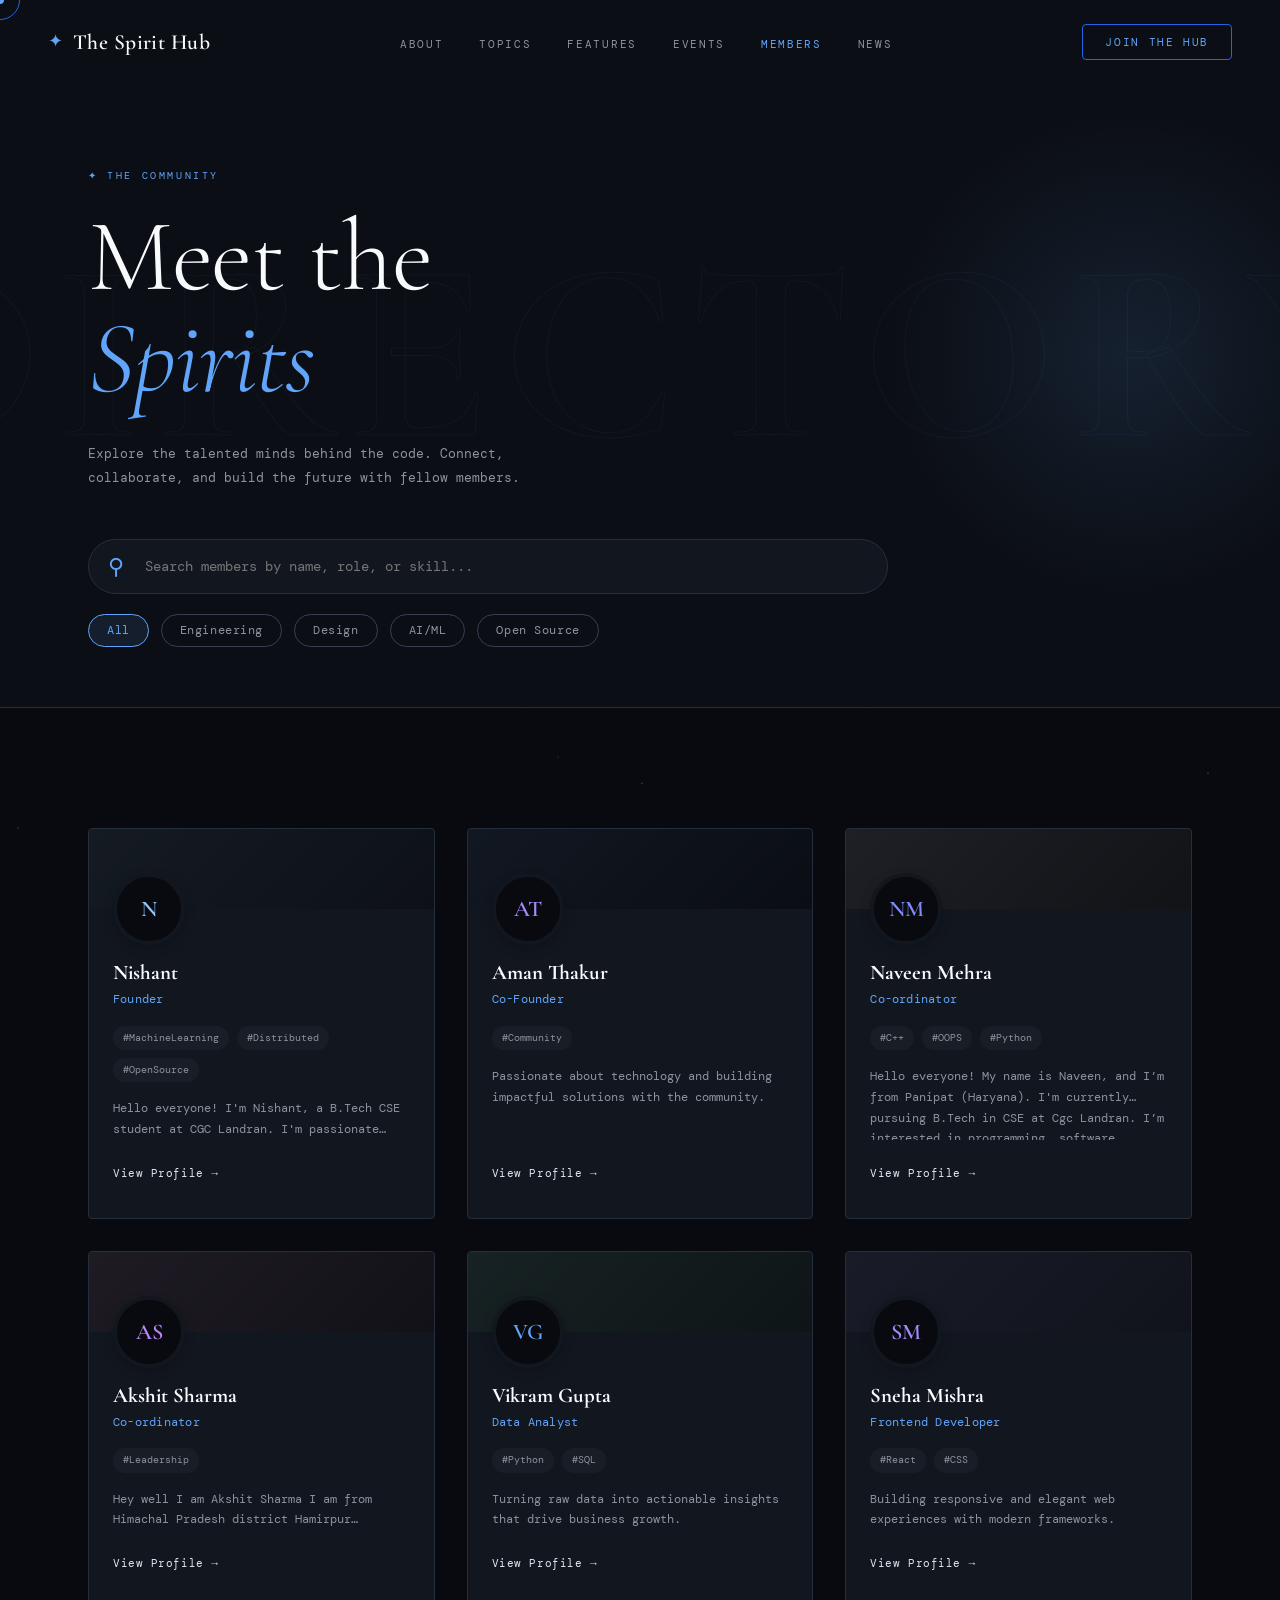
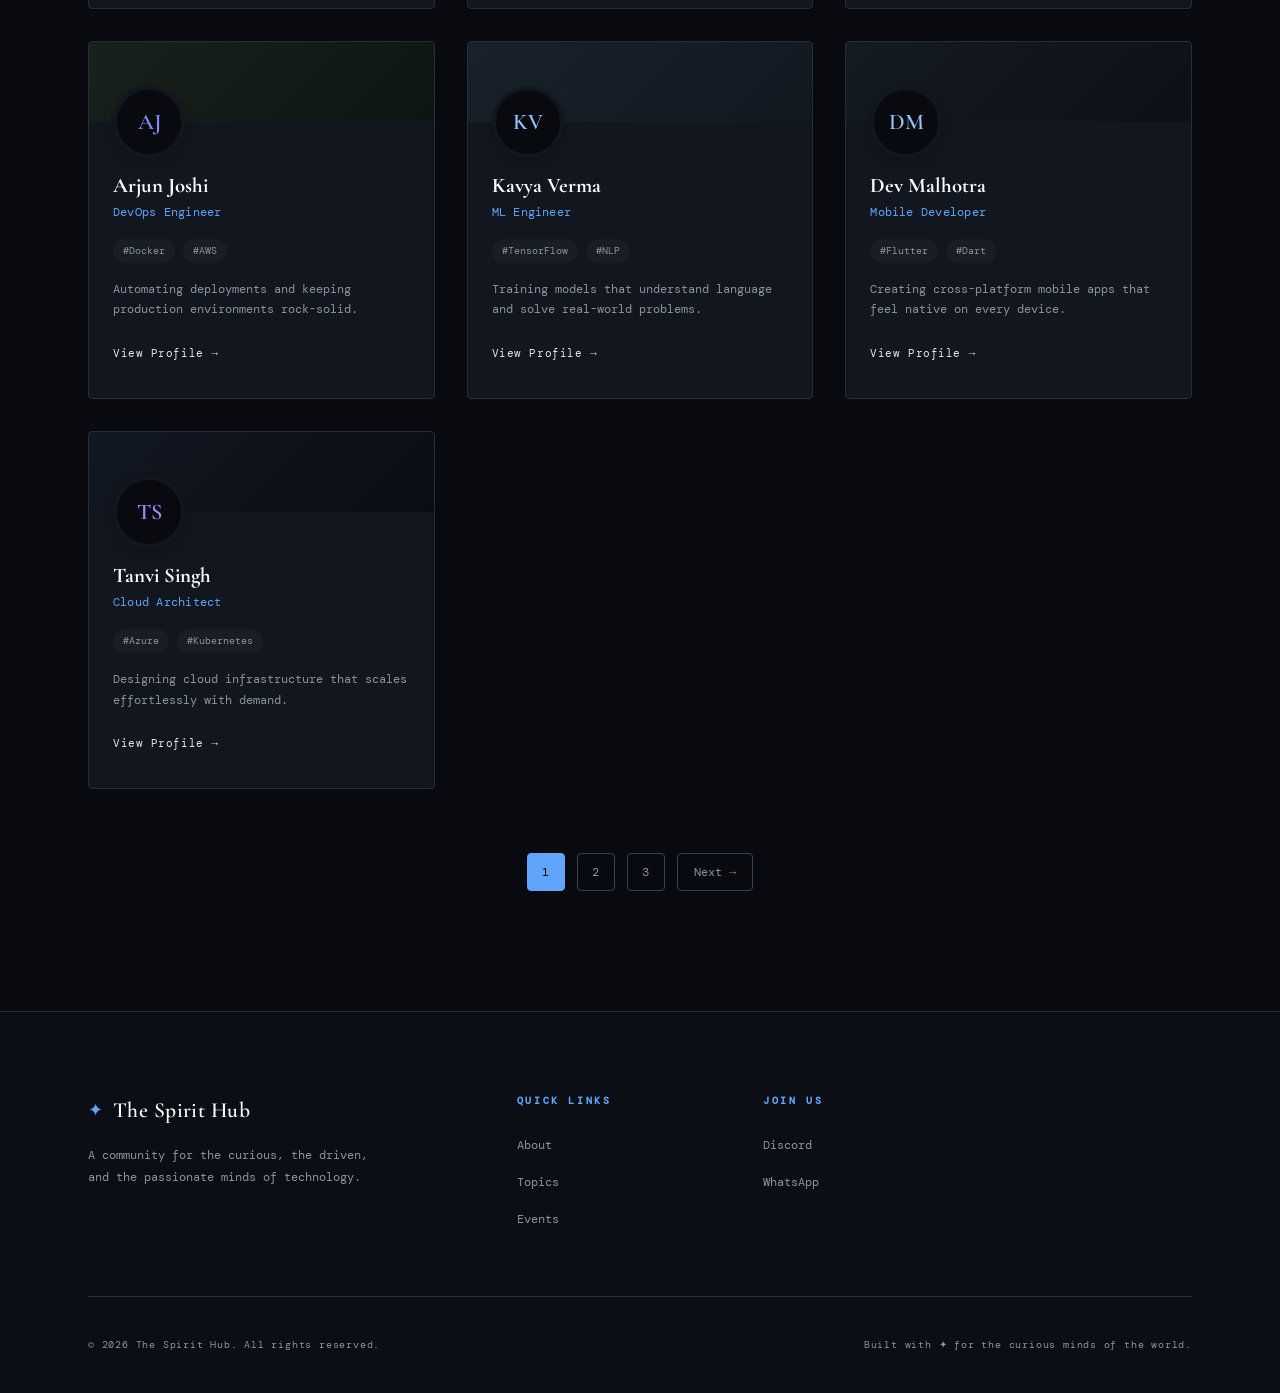
<file: pages/members.html>
<!DOCTYPE html>
<html lang="en">

<head>
    <meta charset="UTF-8" />
    <meta name="viewport" content="width=device-width, initial-scale=1.0" />
    <title>Members — The Spirit Hub</title>
    <link rel="icon" type="image/x-icon" href="../Resource/favicon.ico" />
    <link rel="preconnect" href="https://fonts.googleapis.com" />
    <link rel="preconnect" href="https://fonts.gstatic.com" crossorigin />
    <link
        href="https://fonts.googleapis.com/css2?family=Cormorant+Garamond:wght@300;400;600;700&family=DM+Mono:wght@300;400;500&display=swap"
        rel="stylesheet" />
    <link rel="stylesheet" href="../style.css" />
</head>

<body>

    <!-- Ambient particles canvas -->
    <canvas id="particles-canvas"></canvas>

    <!-- Custom cursor -->
    <div class="cursor-dot" id="cursorDot"></div>
    <div class="cursor-aura" id="cursorAura"></div>

    <!-- ===================== NAV ===================== -->
    <header class="site-header" id="siteHeader">
        <nav class="nav-inner">
            <a href="../index.html" class="brand">
                <span class="brand-icon">✦</span>
                <span class="brand-text">The Spirit Hub</span>
            </a>
            <ul class="nav-links">
                <li><a href="../index.html#about">About</a></li>
                <li><a href="../index.html#interests">Topics</a></li>
                <li><a href="../index.html#features">Features</a></li>
                <li><a href="../index.html#events">Events</a></li>
                <li><a href="members.html" class="active">Members</a></li>
                <li><a href="news.html">News</a></li>
            </ul>
            <button class="btn-join" id="joinBtn">Join the Hub</button>
            <button class="menu-toggle" id="menuToggle" aria-label="Toggle menu">
                <span></span><span></span><span></span>
            </button>
        </nav>
        <!-- Mobile menu -->
        <div class="mobile-menu" id="mobileMenu">
            <ul>
                <li><a href="../index.html#about">About</a></li>
                <li><a href="../index.html#interests">Topics</a></li>
                <li><a href="../index.html#features">Features</a></li>
                <li><a href="../index.html#events">Events</a></li>
                <li><a href="members.html" class="active">Members</a></li>
                <li><a href="news.html">News</a></li>
                <li><a href="../index.html#cta">Join the Hub</a></li>
            </ul>
        </div>
    </header>

    <main>

        <!-- ===================== HERO / HEADER ===================== -->
        <section class="members-hero">
            <div class="hero-bg-text">DIRECTORY</div>
            <div class="container reveal-fade">
                <span class="section-tag">✦ The Community</span>
                <h1 class="hero-title">
                    Meet the<br />
                    <em>Spirits</em>
                </h1>
                <p class="hero-subtitle">
                    Explore the talented minds behind the code. Connect, collaborate, and build the future with fellow
                    members.
                </p>

                <!-- Search and Filters -->
                <div class="directory-toolbar">
                    <div class="search-box">
                        <span class="search-icon">⚲</span>
                        <input type="text" placeholder="Search members by name, role, or skill..." id="memberSearch" />
                    </div>
                    <div class="filter-pills">
                        <button class="filter-btn active">All</button>
                        <button class="filter-btn">Engineering</button>
                        <button class="filter-btn">Design</button>
                        <button class="filter-btn">AI/ML</button>
                        <button class="filter-btn">Open Source</button>
                    </div>
                </div>
            </div>
            <div class="hero-orb"></div>
        </section>

        <!-- ===================== DIRECTORY GRID ===================== -->
        <section class="members-directory section-pad">
            <div class="container">
                <div class="members-grid" id="membersGrid">

                    <!-- Member 1 -->
                    <div class="member-card reveal-up delay-1">
                        <div class="member-cover cover-1"></div>
                        <div class="member-info">
                            <div class="member-avatar avatar-1">N</div>
                            <h3 class="member-name">Nishant</h3>
                            <p class="member-role">Founder</p>
                            <div class="member-tags">
                                <span>#MachineLearning</span>
                                <span>#Distributed</span>
                                <span>#OpenSource</span>
                            </div>
                            <p class="member-bio">Hello everyone! I'm Nishant, a B.Tech CSE student at CGC Landran.
                                I'm passionate about AI, machine learning, and building scalable distributed systems.
                                I enjoy solving complex problems, contributing to open-source, and learning new
                                technologies. I Created this community to connect with fellow tech enthusiasts, share
                                knowledge, and grow together.</p>
                            <a href="#" class="member-link">View Profile →</a>
                        </div>
                    </div>

                    <!-- Member 2 -->
                    <div class="member-card reveal-up delay-2">
                        <div class="member-cover cover-2"></div>
                        <div class="member-info">
                            <div class="member-avatar avatar-2">AT</div>
                            <h3 class="member-name">Aman Thakur</h3>
                            <p class="member-role">Co-Founder</p>
                            <div class="member-tags">
                                <span>#Community</span>
                            </div>
                            <p class="member-bio">Passionate about technology and building impactful solutions with the
                                community.</p>
                            <a href="#" class="member-link">View Profile →</a>
                        </div>
                    </div>
                    <!-- Member 3 -->
                    <div class="member-card reveal-up delay-3">
                        <div class="member-cover cover-3"></div>
                        <div class="member-info">
                            <div class="member-avatar avatar-3">NM</div>
                            <h3 class="member-name">Naveen Mehra</h3>
                            <p class="member-role">Co-ordinator</p>
                            <div class="member-tags">
                                <span>#C++</span>
                                <span>#OOPS</span>
                                <span>#Python</span>
                            </div>
                            <p class="member-bio">Hello everyone!
                                My name is Naveen, and I’m from Panipat (Haryana). I'm currently pursuing B.Tech in CSE
                                at Cgc Landran.
                                I’m interested in programming, software development, and emerging technologies. I have
                                experience with C, C++, Python, DSA. Recently, I’ve also been exploring AI-based systems
                                and smart technology solutions through projects and hackathons.
                                I joined this community to learn from others, share ideas, and grow with fellow
                                developers and creators.
                            </p>
                            <a href="#" class="member-link">View Profile →</a>
                        </div>
                    </div>

                    <!-- Member 4 -->
                    <div class="member-card reveal-up delay-1">
                        <div class="member-cover cover-4"></div>
                        <div class="member-info">
                            <div class="member-avatar avatar-4">AS</div>
                            <h3 class="member-name">Akshit Sharma</h3>
                            <p class="member-role">Co-ordinator</p>
                            <div class="member-tags">
                                <span>#Leadership</span>
                            </div>
                            <p class="member-bio">Hey well I am Akshit Sharma I am from Himachal Pradesh district
                                Hamirpur currently I am pursuing my bachelor's in computer science cyber security in cec
                                landrah well I have intrest in. Exploring globel issues I believe in express my ideas
                                with clarity work with team ..
                                My biggest achievement has been organised a Event in school and its successful It taught
                                me confidence, leadership, and how to work hard with consistency and then I gave
                                opecunity in clg as coordinator in tech monthon event
                                . I can contribute fresh ideas, and contribute as a team work I am always want to learn
                                new things which will help the group achieve its goals more effectively.</p>
                            <a href="#" class="member-link">View Profile →</a>
                        </div>
                    </div>

                    <!-- Member 5 -->
                    <div class="member-card reveal-up delay-2">
                        <div class="member-cover cover-5"></div>
                        <div class="member-info">
                            <div class="member-avatar avatar-5">VG</div>
                            <h3 class="member-name">Vikram Gupta</h3>
                            <p class="member-role">Data Analyst</p>
                            <div class="member-tags">
                                <span>#Python</span>
                                <span>#SQL</span>
                            </div>
                            <p class="member-bio">Turning raw data into actionable insights that drive business growth.
                            </p>
                            <a href="#" class="member-link">View Profile →</a>
                        </div>
                    </div>

                    <!-- Member 6 -->
                    <div class="member-card reveal-up delay-3">
                        <div class="member-cover cover-6"></div>
                        <div class="member-info">
                            <div class="member-avatar avatar-6">SM</div>
                            <h3 class="member-name">Sneha Mishra</h3>
                            <p class="member-role">Frontend Developer</p>
                            <div class="member-tags">
                                <span>#React</span>
                                <span>#CSS</span>
                            </div>
                            <p class="member-bio">Building responsive and elegant web experiences with modern
                                frameworks.</p>
                            <a href="#" class="member-link">View Profile →</a>
                        </div>
                    </div>

                    <!-- Member 7 -->
                    <div class="member-card reveal-up delay-1">
                        <div class="member-cover cover-7"></div>
                        <div class="member-info">
                            <div class="member-avatar avatar-7">AJ</div>
                            <h3 class="member-name">Arjun Joshi</h3>
                            <p class="member-role">DevOps Engineer</p>
                            <div class="member-tags">
                                <span>#Docker</span>
                                <span>#AWS</span>
                            </div>
                            <p class="member-bio">Automating deployments and keeping production environments rock-solid.
                            </p>
                            <a href="#" class="member-link">View Profile →</a>
                        </div>
                    </div>

                    <!-- Member 8 -->
                    <div class="member-card reveal-up delay-2">
                        <div class="member-cover cover-8"></div>
                        <div class="member-info">
                            <div class="member-avatar avatar-8">KV</div>
                            <h3 class="member-name">Kavya Verma</h3>
                            <p class="member-role">ML Engineer</p>
                            <div class="member-tags">
                                <span>#TensorFlow</span>
                                <span>#NLP</span>
                            </div>
                            <p class="member-bio">Training models that understand language and solve real-world
                                problems.</p>
                            <a href="#" class="member-link">View Profile →</a>
                        </div>
                    </div>

                    <!-- Member 9 -->
                    <div class="member-card reveal-up delay-3">
                        <div class="member-cover cover-1"></div>
                        <div class="member-info">
                            <div class="member-avatar avatar-1">DM</div>
                            <h3 class="member-name">Dev Malhotra</h3>
                            <p class="member-role">Mobile Developer</p>
                            <div class="member-tags">
                                <span>#Flutter</span>
                                <span>#Dart</span>
                            </div>
                            <p class="member-bio">Creating cross-platform mobile apps that feel native on every device.
                            </p>
                            <a href="#" class="member-link">View Profile →</a>
                        </div>
                    </div>

                    <!-- Member 10 -->
                    <div class="member-card reveal-up delay-1">
                        <div class="member-cover cover-2"></div>
                        <div class="member-info">
                            <div class="member-avatar avatar-2">TS</div>
                            <h3 class="member-name">Tanvi Singh</h3>
                            <p class="member-role">Cloud Architect</p>
                            <div class="member-tags">
                                <span>#Azure</span>
                                <span>#Kubernetes</span>
                            </div>
                            <p class="member-bio">Designing cloud infrastructure that scales effortlessly with demand.
                            </p>
                            <a href="#" class="member-link">View Profile →</a>
                        </div>
                    </div>

                    <!-- Member 11 -->
                    <div class="member-card reveal-up delay-2">
                        <div class="member-cover cover-3"></div>
                        <div class="member-info">
                            <div class="member-avatar avatar-3">RB</div>
                            <h3 class="member-name">Rohan Bhatt</h3>
                            <p class="member-role">Blockchain Developer</p>
                            <div class="member-tags">
                                <span>#Solidity</span>
                                <span>#Web3</span>
                            </div>
                            <p class="member-bio">Building decentralized apps and smart contracts on the Ethereum
                                network.</p>
                            <a href="#" class="member-link">View Profile →</a>
                        </div>
                    </div>

                    <!-- Member 12 -->
                    <div class="member-card reveal-up delay-3">
                        <div class="member-cover cover-4"></div>
                        <div class="member-info">
                            <div class="member-avatar avatar-4">MA</div>
                            <h3 class="member-name">Meera Agarwal</h3>
                            <p class="member-role">QA Engineer</p>
                            <div class="member-tags">
                                <span>#Testing</span>
                                <span>#Selenium</span>
                            </div>
                            <p class="member-bio">Ensuring software quality through rigorous testing and automation.</p>
                            <a href="#" class="member-link">View Profile →</a>
                        </div>
                    </div>

                    <!-- Member 13 -->
                    <div class="member-card reveal-up delay-1">
                        <div class="member-cover cover-5"></div>
                        <div class="member-info">
                            <div class="member-avatar avatar-5">SP</div>
                            <h3 class="member-name">Sahil Patel</h3>
                            <p class="member-role">Game Developer</p>
                            <div class="member-tags">
                                <span>#Unity</span>
                                <span>#C#</span>
                            </div>
                            <p class="member-bio">Crafting immersive gaming experiences with stunning visuals and
                                mechanics.</p>
                            <a href="#" class="member-link">View Profile →</a>
                        </div>
                    </div>

                    <!-- Member 14 -->
                    <div class="member-card reveal-up delay-2">
                        <div class="member-cover cover-6"></div>
                        <div class="member-info">
                            <div class="member-avatar avatar-6">NS</div>
                            <h3 class="member-name">Neha Saxena</h3>
                            <p class="member-role">Cybersecurity Analyst</p>
                            <div class="member-tags">
                                <span>#Security</span>
                                <span>#Pentesting</span>
                            </div>
                            <p class="member-bio">Protecting systems and networks from evolving cyber threats worldwide.
                            </p>
                            <a href="#" class="member-link">View Profile →</a>
                        </div>
                    </div>

                    <!-- Member 15 -->
                    <div class="member-card reveal-up delay-3">
                        <div class="member-cover cover-7"></div>
                        <div class="member-info">
                            <div class="member-avatar avatar-7">AK</div>
                            <h3 class="member-name">Aditya Kumar</h3>
                            <p class="member-role">Full-Stack Developer</p>
                            <div class="member-tags">
                                <span>#MERN</span>
                                <span>#TypeScript</span>
                            </div>
                            <p class="member-bio">Shipping end-to-end web applications from database to pixel-perfect
                                UI.</p>
                            <a href="#" class="member-link">View Profile →</a>
                        </div>
                    </div>

                    <!-- Member 16 -->
                    <div class="member-card reveal-up delay-1">
                        <div class="member-cover cover-8"></div>
                        <div class="member-info">
                            <div class="member-avatar avatar-8">IS</div>
                            <h3 class="member-name">Isha Srivastava</h3>
                            <p class="member-role">Product Manager</p>
                            <div class="member-tags">
                                <span>#Product</span>
                                <span>#Strategy</span>
                            </div>
                            <p class="member-bio">Driving product vision and roadmap with data-driven decision making.
                            </p>
                            <a href="#" class="member-link">View Profile →</a>
                        </div>
                    </div>

                    <!-- Member 17 -->
                    <div class="member-card reveal-up delay-2">
                        <div class="member-cover cover-1"></div>
                        <div class="member-info">
                            <div class="member-avatar avatar-1">KR</div>
                            <h3 class="member-name">Karan Reddy</h3>
                            <p class="member-role">AI Researcher</p>
                            <div class="member-tags">
                                <span>#DeepLearning</span>
                                <span>#ComputerVision</span>
                            </div>
                            <p class="member-bio">Pushing the boundaries of artificial intelligence and visual
                                recognition.</p>
                            <a href="#" class="member-link">View Profile →</a>
                        </div>
                    </div>

                    <!-- Member 18 -->
                    <div class="member-card reveal-up delay-3">
                        <div class="member-cover cover-2"></div>
                        <div class="member-info">
                            <div class="member-avatar avatar-2">AP</div>
                            <h3 class="member-name">Ananya Pandey</h3>
                            <p class="member-role">Technical Writer</p>
                            <div class="member-tags">
                                <span>#Docs</span>
                                <span>#API</span>
                            </div>
                            <p class="member-bio">Making complex tech simple through clear and engaging documentation.
                            </p>
                            <a href="#" class="member-link">View Profile →</a>
                        </div>
                    </div>

                    <!-- Member 19 -->
                    <div class="member-card reveal-up delay-1">
                        <div class="member-cover cover-3"></div>
                        <div class="member-info">
                            <div class="member-avatar avatar-3">RJ</div>
                            <h3 class="member-name">Raj Jain</h3>
                            <p class="member-role">Systems Engineer</p>
                            <div class="member-tags">
                                <span>#Linux</span>
                                <span>#Networking</span>
                            </div>
                            <p class="member-bio">Optimizing low-level systems for maximum performance and reliability.
                            </p>
                            <a href="#" class="member-link">View Profile →</a>
                        </div>
                    </div>

                    <!-- Member 20 -->
                    <div class="member-card reveal-up delay-2">
                        <div class="member-cover cover-4"></div>
                        <div class="member-info">
                            <div class="member-avatar avatar-4">PS</div>
                            <h3 class="member-name">Pooja Sen</h3>
                            <p class="member-role">Open Source Contributor</p>
                            <div class="member-tags">
                                <span>#OpenSource</span>
                                <span>#GitHub</span>
                            </div>
                            <p class="member-bio">Contributing to open source projects and building tools for the
                                community.</p>
                            <a href="#" class="member-link">View Profile →</a>
                        </div>
                    </div>

                </div>
                <!-- Member 21 -->
                <div class="member-card reveal-up delay-2">
                    <div class="member-cover cover-4"></div>
                    <div class="member-info">
                        <div class="member-avatar avatar-4">KS</div>
                        <h3 class="member-name">Kashish Sen</h3>
                        <p class="member-role">Open Source Contributor</p>
                        <div class="member-tags">
                            <span>#OpenSource</span>
                            <span>#GitHub</span>
                        </div>
                        <p class="member-bio">Contributing to open source projects and building tools for the
                            community.</p>
                        <a href="#" class="member-link">View Profile →</a>
                    </div>
                </div>

            </div>

            <!-- Pagination (auto-generated by JS) -->
            <div class="pagination" id="membersPagination"></div>

            </div>
        </section>

    </main>

    <!-- ===================== PROFILE MODAL ===================== -->
    <div class="profile-modal-overlay" id="profileOverlay">
        <div class="profile-modal" id="profileModal">
            <button class="profile-modal-close" id="profileClose">✕</button>
            <div class="profile-modal-cover" id="profileCover"></div>
            <div class="profile-modal-body">
                <div class="profile-modal-avatar" id="profileAvatar"></div>
                <h2 class="profile-modal-name" id="profileName"></h2>
                <p class="profile-modal-role" id="profileRole"></p>
                <div class="profile-modal-tags" id="profileTags"></div>
                <div class="profile-modal-section">
                    <h4>About</h4>
                    <p id="profileBio"></p>
                </div>
                <div class="profile-modal-section">
                    <h4>Member Since</h4>
                    <p id="profileJoined">2026</p>
                </div>
            </div>
        </div>
    </div>

    <!-- ===================== FOOTER ===================== -->
    <footer class="site-footer">
        <div class="container">
            <div class="footer-grid">
                <div class="footer-brand">
                    <a href="#" class="brand">
                        <span class="brand-icon">✦</span>
                        <span class="brand-text">The Spirit Hub</span>
                    </a>
                    <p>A community for the curious, the driven, and the passionate minds of technology.</p>
                </div>
                <div class="footer-links">
                    <h4>Quick Links</h4>
                    <ul>
                        <li><a href="#about">About</a></li>
                        <li><a href="#interests">Topics</a></li>
                        <li><a href="#events">Events</a></li>
                    </ul>
                </div>
                <div class="footer-links">
                    <h4>Join Us</h4>
                    <ul>
                        <li><a href="https://discord.gg/cWYKuwyRVv" target="_blank" rel="noopener">Discord</a></li>
                        <li><a href="https://chat.whatsapp.com/JdigWiMbMeGJURqWG98sfW" target="_blank"
                                rel="noopener">WhatsApp</a>
                        </li>
                    </ul>
                </div>
            </div>
            <div class="footer-bottom">
                <span>© 2026 The Spirit Hub. All rights reserved.</span>
                <span>Built with ✦ for the curious minds of the world.</span>
            </div>
        </div>
    </footer>

    <script src="../script.js"></script>
</body>

</html>
</file>
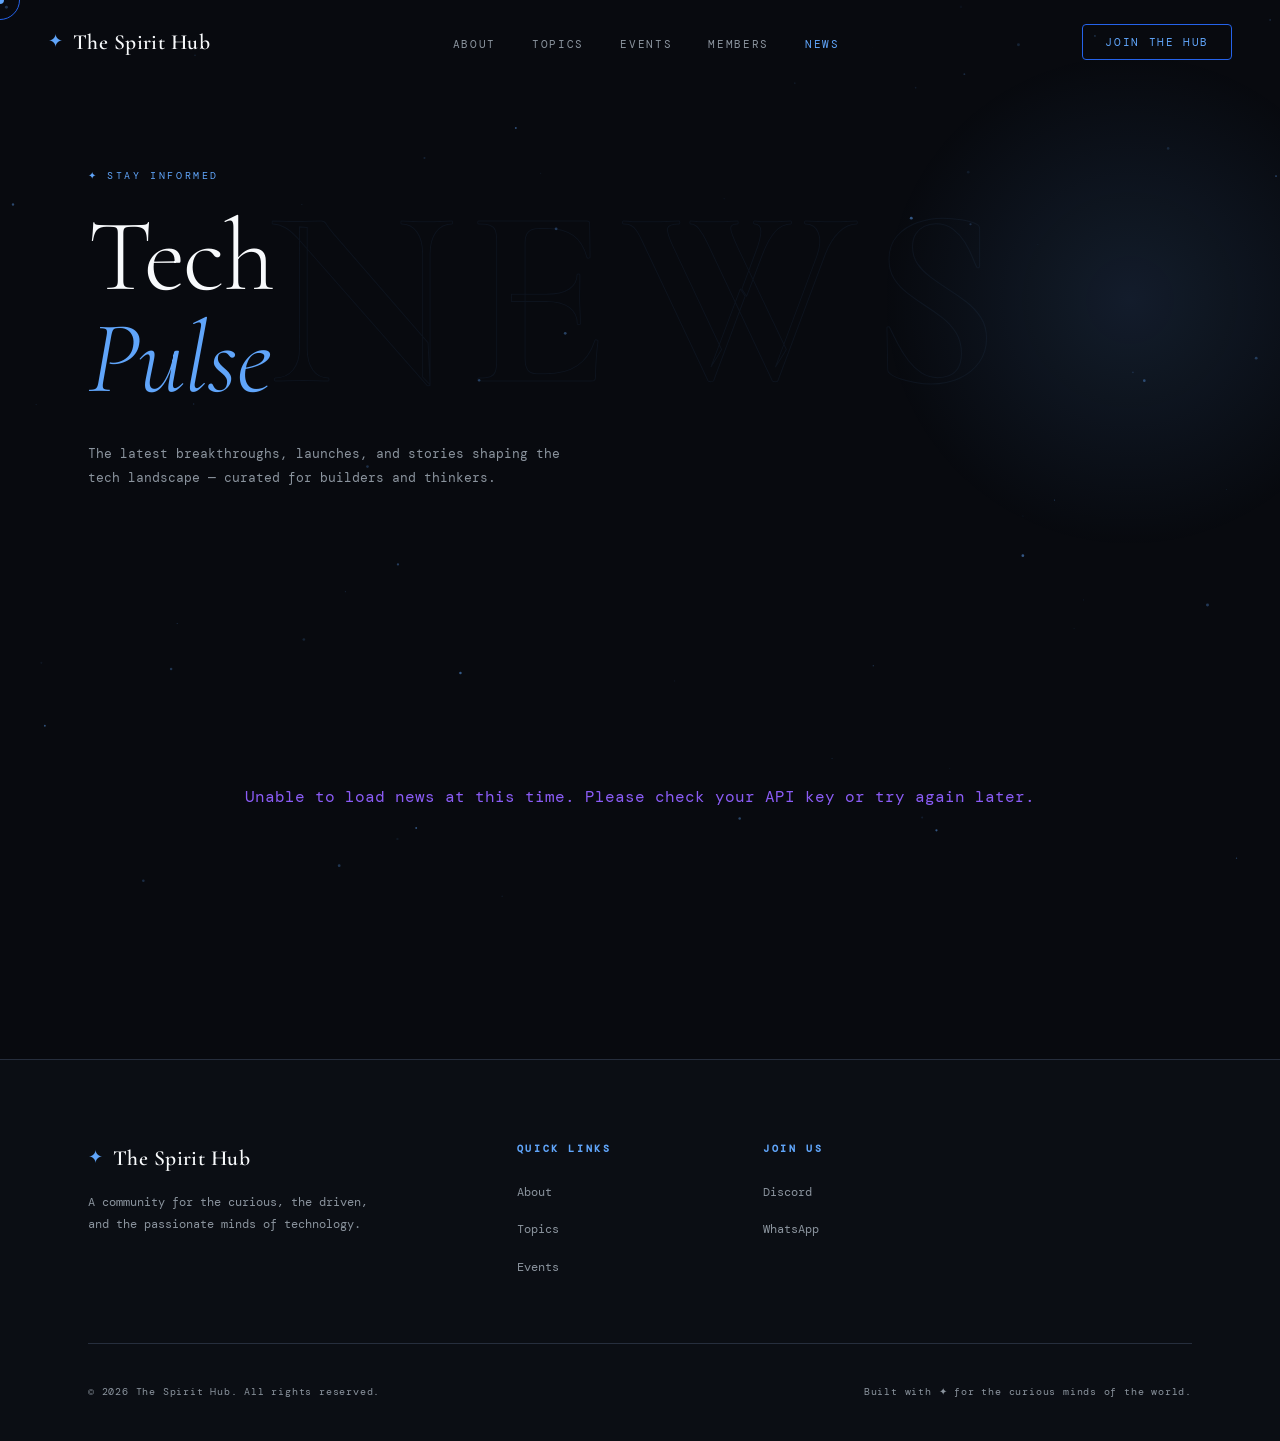
<file: pages/news.html>
<!DOCTYPE html>
<html lang="en">

<head>
    <meta charset="UTF-8" />
    <meta name="viewport" content="width=device-width, initial-scale=1.0" />
    <title>Tech News — The Spirit Hub</title>
    <meta name="description"
        content="Stay updated with the latest tech news, AI breakthroughs, developer tools, and industry insights curated for The Spirit Hub community." />
    <link rel="icon" type="image/x-icon" href="../Resource/favicon.ico" />
    <link rel="preconnect" href="https://fonts.googleapis.com" />
    <link rel="preconnect" href="https://fonts.gstatic.com" crossorigin />
    <link
        href="https://fonts.googleapis.com/css2?family=Cormorant+Garamond:wght@300;400;600;700&family=DM+Mono:wght@300;400;500&display=swap"
        rel="stylesheet" />
    <link rel="stylesheet" href="../style.css" />
</head>

<body>

    <!-- Ambient particles canvas -->
    <canvas id="particles-canvas"></canvas>

    <!-- Custom cursor -->
    <div class="cursor-dot" id="cursorDot"></div>
    <div class="cursor-aura" id="cursorAura"></div>

    <!-- ===================== NAV ===================== -->
    <header class="site-header" id="siteHeader">
        <nav class="nav-inner">
            <a href="../index.html" class="brand">
                <span class="brand-icon">✦</span>
                <span class="brand-text">The Spirit Hub</span>
            </a>
            <ul class="nav-links">
                <li><a href="../index.html#about">About</a></li>
                <li><a href="../index.html#interests">Topics</a></li>
                <li><a href="../index.html#events">Events</a></li>
                <li><a href="members.html">Members</a></li>
                <li><a href="news.html" class="active">News</a></li>
            </ul>
            <button class="btn-join" id="joinBtn">Join the Hub</button>
            <button class="menu-toggle" id="menuToggle" aria-label="Toggle menu">
                <span></span><span></span><span></span>
            </button>
        </nav>
        <!-- Mobile menu -->
        <div class="mobile-menu" id="mobileMenu">
            <ul>
                <li><a href="../index.html#about">About</a></li>
                <li><a href="../index.html#interests">Topics</a></li>
                <li><a href="../index.html#events">Events</a></li>
                <li><a href="members.html">Members</a></li>
                <li><a href="news.html" class="active">News</a></li>
                <li><a href="../index.html#cta">Join the Hub</a></li>
            </ul>
        </div>
    </header>

    <main>

        <!-- ===================== HERO ===================== -->
        <section class="news-hero">
            <div class="hero-bg-text">NEWS</div>
            <div class="container reveal-fade">
                <span class="section-tag">✦ Stay Informed</span>
                <h1 class="hero-title">
                    Tech<br />
                    <em>Pulse</em>
                </h1>
                <p class="hero-subtitle">
                    The latest breakthroughs, launches, and stories shaping the tech landscape — curated for builders
                    and thinkers.
                </p>
            </div>
            <div class="hero-orb"></div>
        </section>

        <!-- ===================== NEWS GRID ===================== -->
        <section class="news-section section-pad">
            <div class="container">
                <div class="news-grid" id="newsGrid">

                    <!-- Loading State -->
                    <div id="newsLoading"
                        style="text-align: center; padding: 4rem 0; width: 100%; grid-column: 1 / -1;">
                        <span class="brand-icon"
                            style="display: inline-block; animation: spin 2s linear infinite; font-size: 2rem;">✦</span>
                        <p style="margin-top: 1rem; color: var(--text-muted);">Fetching the latest tech pulse...</p>
                        <style>
                            @keyframes spin {
                                100% {
                                    transform: rotate(360deg);
                                }
                            }
                        </style>
                    </div>

                </div>

                <!-- Pagination (auto-generated by JS) -->
                <div class="pagination" id="newsPagination"></div>

            </div>
        </section>

    </main>

    <!-- ===================== FOOTER ===================== -->
    <footer class="site-footer">
        <div class="container">
            <div class="footer-grid">
                <div class="footer-brand">
                    <a href="#" class="brand">
                        <span class="brand-icon">✦</span>
                        <span class="brand-text">The Spirit Hub</span>
                    </a>
                    <p>A community for the curious, the driven, and the passionate minds of technology.</p>
                </div>
                <div class="footer-links">
                    <h4>Quick Links</h4>
                    <ul>
                        <li><a href="#about">About</a></li>
                        <li><a href="#interests">Topics</a></li>
                        <li><a href="#events">Events</a></li>
                    </ul>
                </div>
                <div class="footer-links">
                    <h4>Join Us</h4>
                    <ul>
                        <li><a href="https://discord.gg/cWYKuwyRVv" target="_blank" rel="noopener">Discord</a></li>
                        <li><a href="https://chat.whatsapp.com/JdigWiMbMeGJURqWG98sfW" target="_blank"
                                rel="noopener">WhatsApp</a>
                        </li>
                    </ul>
                </div>
            </div>
            <div class="footer-bottom">
                <span>© 2026 The Spirit Hub. All rights reserved.</span>
                <span>Built with ✦ for the curious minds of the world.</span>
            </div>
        </div>
    </footer>

    <script src="../script.js"></script>
</body>

</html>
</file>
<file: style.css>
/* ============================================================
   THE SPIRIT HUB — style.css
   Aesthetic: Warm dark luxury · organic curves · ember glow
   Fonts: Cormorant Garamond (display) + DM Mono (body/ui)
   ============================================================ */

/* ─── RESET & BASE ─────────────────────────────────────────── */
*,
*::before,
*::after {
  margin: 0;
  padding: 0;
  box-sizing: border-box;
}

:root {
  --bg: #080a0f;
  --bg-alt: #0b0e14;
  --surface: #12161f;
  --surface-2: #1a202c;
  --border: #262e3d;
  --border-2: #364052;

  --gold: #60a5fa;
  --gold-light: #93c5fd;
  --gold-dim: #2563eb;
  --ember: #8b5cf6;
  --ember-dim: #6d28d9;
  --cream: #f8fafc;
  --muted: #8b949e;
  --text: #e2e8f0;

  --font-display: 'Cormorant Garamond', Georgia, serif;
  --font-ui: 'DM Mono', 'Courier New', monospace;

  --radius: 4px;
  --transition: 0.3s cubic-bezier(0.4, 0, 0.2, 1);
}

html {
  scroll-behavior: smooth;
  font-size: 16px;
}

body {
  font-family: var(--font-ui);
  background-color: var(--bg);
  color: var(--text);
  line-height: 1.7;
  overflow-x: hidden;
  cursor: none;
}

a {
  text-decoration: none;
  color: inherit;
}

button {
  font-family: var(--font-ui);
  cursor: none;
  border: none;
  background: none;
}

ul {
  list-style: none;
}

/* ─── CANVAS (particles) ───────────────────────────────────── */
#particles-canvas {
  position: fixed;
  inset: 0;
  z-index: 0;
  pointer-events: none;
}

/* ─── CUSTOM CURSOR ────────────────────────────────────────── */
.cursor-dot {
  width: 8px;
  height: 8px;
  background: var(--gold);
  border-radius: 50%;
  position: fixed;
  top: 0;
  left: 0;
  pointer-events: none;
  z-index: 9999;
  transform: translate(-50%, -50%);
  transition: transform 0.1s ease, background 0.2s;
}

.cursor-aura {
  width: 40px;
  height: 40px;
  border: 1px solid var(--gold-dim);
  border-radius: 50%;
  position: fixed;
  top: 0;
  left: 0;
  pointer-events: none;
  z-index: 9998;
  transform: translate(-50%, -50%);
  transition: width 0.3s, height 0.3s, border-color 0.3s;
}

body:has(a:hover) .cursor-aura,
body:has(button:hover) .cursor-aura {
  width: 60px;
  height: 60px;
  border-color: var(--gold);
}

/* Hide custom cursor on touch / mobile devices */
@media (hover: none),
(pointer: coarse),
(max-width: 768px) {

  .cursor-dot,
  .cursor-aura {
    display: none !important;
    opacity: 0 !important;
    visibility: hidden !important;
    width: 0 !important;
    height: 0 !important;
    pointer-events: none !important;
  }

  body,
  a,
  button,
  .btn-primary,
  .btn-outline {
    cursor: auto !important;
  }
}

.hero-join-mobile {
  position: relative;
  width: auto;
}

.hero-join-mobile .btn-join {
  display: inline-block;
}

.hero-join-mobile .join-dropdown {
  width: 220px;
  right: auto;
  left: 0;
  top: calc(100% + 14px);
}

/* ─── UTILITY ──────────────────────────────────────────────── */
.container {
  max-width: 1200px;
  margin: 0 auto;
  padding: 0 48px;
}

.section-pad {
  padding: 120px 0;
  position: relative;
  z-index: 1;
}

.section-tag {
  display: inline-block;
  font-size: 0.65rem;
  letter-spacing: 0.25em;
  color: var(--gold);
  text-transform: uppercase;
  margin-bottom: 20px;
}

.section-title {
  font-family: var(--font-display);
  font-size: clamp(2.4rem, 4vw, 3.6rem);
  font-weight: 300;
  line-height: 1.15;
  color: var(--cream);
}

.section-title em {
  font-style: italic;
  color: var(--gold);
}

.section-header {
  margin-bottom: 70px;
}

.section-desc {
  margin-top: 16px;
  font-size: 0.8rem;
  color: var(--muted);
  letter-spacing: 0.05em;
}

/* ─── BUTTONS ──────────────────────────────────────────────── */
.btn-primary {
  display: inline-block;
  background: var(--gold);
  color: var(--bg);
  padding: 13px 32px;
  font-size: 0.72rem;
  letter-spacing: 0.15em;
  font-weight: 500;
  text-transform: uppercase;
  border-radius: var(--radius);
  transition: background var(--transition), transform var(--transition);
  cursor: none;
}

.btn-primary:hover {
  background: var(--gold-light);
  transform: translateY(-2px);
}

.btn-outline {
  display: inline-block;
  border: 1px solid var(--border-2);
  color: var(--muted);
  padding: 13px 32px;
  font-size: 0.72rem;
  letter-spacing: 0.15em;
  text-transform: uppercase;
  border-radius: var(--radius);
  transition: border-color var(--transition), color var(--transition);
  cursor: none;
}

.btn-outline:hover {
  border-color: var(--gold);
  color: var(--gold);
}

/* ─── NAV ──────────────────────────────────────────────────── */
.site-header {
  position: fixed;
  top: 0;
  left: 0;
  right: 0;
  z-index: 200;
  transition: background 0.4s, border-color 0.4s;
}

.site-header.scrolled {
  background: rgba(8, 10, 15, 0.92);
  backdrop-filter: blur(24px);
  border-bottom: 1px solid var(--border);
}

.nav-inner {
  display: flex;
  align-items: center;
  justify-content: space-between;
  padding: 24px 48px;
  gap: 32px;
}

.brand {
  display: flex;
  align-items: center;
  gap: 10px;
  text-decoration: none;
}

.brand-icon {
  color: var(--gold);
  font-size: 1.1rem;
  animation: pulse-gold 3s ease-in-out infinite;
}

@keyframes pulse-gold {

  0%,
  100% {
    opacity: 1;
  }

  50% {
    opacity: 0.5;
  }
}

.brand-text {
  font-family: var(--font-display);
  font-size: 1.35rem;
  font-weight: 600;
  color: var(--cream);
  letter-spacing: 0.02em;
}

.nav-links {
  display: flex;
  gap: 36px;
  flex: 1;
  justify-content: center;
}

.nav-links a {
  font-size: 0.7rem;
  letter-spacing: 0.15em;
  text-transform: uppercase;
  color: var(--muted);
  transition: color var(--transition);
}

.nav-links a:hover {
  color: var(--gold);
}

.btn-join {
  font-size: 0.68rem;
  letter-spacing: 0.15em;
  text-transform: uppercase;
  padding: 10px 22px;
  border: 1px solid var(--gold-dim);
  color: var(--gold);
  border-radius: var(--radius);
  transition: background var(--transition), color var(--transition);
}

.btn-join:hover {
  background: var(--gold);
  color: var(--bg);
}

/* ─── JOIN DROPDOWN ────────────────────────────────────────── */
/* Navigation Join Wrapper (Hidden as per user request to favor hero CTA) */
.site-header .join-wrapper {
  display: none !important;
}

.join-wrapper {
  position: relative;
}

.join-dropdown {
  position: absolute;
  top: calc(100% + 14px);
  right: 0;
  min-width: 220px;
  background: rgba(18, 22, 31, 0.96);
  backdrop-filter: blur(24px);
  border: 1px solid var(--border-2);
  border-radius: 8px;
  padding: 16px;
  display: flex;
  flex-direction: column;
  gap: 10px;
  opacity: 0;
  visibility: hidden;
  transform: translateY(-8px);
  transition: opacity 0.25s ease, transform 0.25s ease, visibility 0.25s;
  z-index: 300;
  box-shadow: 0 16px 48px rgba(0, 0, 0, 0.4);
}

.join-dropdown::before {
  content: '';
  position: absolute;
  top: -6px;
  right: 24px;
  width: 12px;
  height: 12px;
  background: rgba(18, 22, 31, 0.96);
  border-left: 1px solid var(--border-2);
  border-top: 1px solid var(--border-2);
  transform: rotate(45deg);
}

.join-dropdown.open {
  opacity: 1;
  visibility: visible;
  transform: translateY(0);
}

.join-dropdown-title {
  font-size: 0.62rem;
  letter-spacing: 0.2em;
  text-transform: uppercase;
  color: var(--muted);
  padding-bottom: 8px;
  border-bottom: 1px solid var(--border);
}

.join-link {
  display: flex;
  align-items: center;
  gap: 12px;
  padding: 10px 12px;
  border-radius: 6px;
  font-size: 0.78rem;
  font-weight: 500;
  letter-spacing: 0.03em;
  transition: background var(--transition), color var(--transition);
  cursor: pointer;
}

.join-link.discord {
  color: #7289da;
}

.join-link.discord:hover {
  background: rgba(114, 137, 218, 0.12);
  color: #99aee5;
}

.join-link.whatsapp {
  color: #25d366;
}

.join-link.whatsapp:hover {
  background: rgba(37, 211, 102, 0.12);
  color: #5ee08a;
}

.menu-toggle {
  display: none;
  flex-direction: column;
  gap: 5px;
  width: 28px;
}

.menu-toggle span {
  height: 1px;
  background: var(--gold);
  display: block;
  transition: transform 0.3s;
}

.mobile-menu {
  display: none;
  background: rgba(8, 10, 15, 0.98);
  border-top: 1px solid var(--border);
  padding: 24px 48px;
}

.mobile-menu.open {
  display: block;
}

.mobile-menu ul {
  display: flex;
  flex-direction: column;
  gap: 16px;
}

.mobile-menu a {
  font-size: 0.85rem;
  letter-spacing: 0.1em;
  color: var(--muted);
  text-transform: uppercase;
}

.mobile-menu a:hover {
  color: var(--gold);
}

/* ─── HERO ─────────────────────────────────────────────────── */
.hero {
  position: relative;
  min-height: 100vh;
  display: flex;
  align-items: center;
  z-index: 1;
  overflow: hidden;
  padding: 120px 48px 80px;
}

.hero-bg-text {
  position: absolute;
  font-family: var(--font-display);
  font-size: clamp(120px, 20vw, 260px);
  font-weight: 700;
  color: transparent;
  -webkit-text-stroke: 1px rgba(96, 165, 250, 0.06);
  left: 50%;
  top: 50%;
  transform: translate(-50%, -50%);
  white-space: nowrap;
  pointer-events: none;
  user-select: none;
  letter-spacing: 0.05em;
}

.hero-content {
  max-width: 720px;
  position: relative;
  z-index: 2;
}

.hero-eyebrow {
  font-size: 0.7rem;
  letter-spacing: 0.3em;
  color: var(--gold);
  text-transform: uppercase;
  margin-bottom: 28px;
  display: flex;
  align-items: center;
  gap: 10px;
}

.hero-title {
  font-family: var(--font-display);
  font-size: clamp(3.5rem, 8vw, 7.5rem);
  font-weight: 300;
  line-height: 1;
  color: var(--cream);
  margin-bottom: 32px;
  letter-spacing: -0.01em;
}

.hero-title em {
  font-style: italic;
  color: var(--gold);
}

.hero-subtitle {
  font-size: 0.82rem;
  line-height: 1.9;
  color: var(--muted);
  max-width: 480px;
  margin-bottom: 48px;
}

.hero-actions {
  display: flex;
  gap: 16px;
  flex-wrap: wrap;
  margin-bottom: 72px;
}

.hero-stats {
  display: flex;
  align-items: center;
  gap: 40px;
}

.stat-item {
  display: flex;
  flex-direction: column;
}

.stat-value {
  font-family: var(--font-display);
  font-size: 2.4rem;
  font-weight: 600;
  color: var(--cream);
  line-height: 1;
}

.stat-value::after {
  content: attr(data-suffix);
}

.stat-label {
  font-size: 0.62rem;
  letter-spacing: 0.2em;
  color: var(--muted);
  text-transform: uppercase;
  margin-top: 4px;
}

.stat-divider {
  width: 1px;
  height: 40px;
  background: var(--border-2);
}

/* Glowing orbs */
.hero-orb {
  position: absolute;
  width: 500px;
  height: 500px;
  border-radius: 50%;
  background: radial-gradient(circle, rgba(96, 165, 250, 0.12) 0%, transparent 70%);
  right: -100px;
  top: 50%;
  transform: translateY(-50%);
  pointer-events: none;
  animation: orb-pulse 6s ease-in-out infinite;
}

.hero-orb.orb-2 {
  width: 300px;
  height: 300px;
  background: radial-gradient(circle, rgba(139, 92, 246, 0.08) 0%, transparent 70%);
  right: 200px;
  top: 20%;
  animation-delay: 3s;
}

@keyframes orb-pulse {

  0%,
  100% {
    opacity: 0.6;
    transform: translateY(-50%) scale(1);
  }

  50% {
    opacity: 1;
    transform: translateY(-50%) scale(1.1);
  }
}

/* ─── SPIRIT GHOST ─────────────────────────────────────────── */
.spirit-container {
  position: absolute;
  right: 5%;
  top: 50%;
  transform: translateY(-50%);
  width: clamp(280px, 28vw, 420px);
  height: auto;
  z-index: 3;
  pointer-events: none;
  animation: spirit-float 5s ease-in-out infinite;
}

.spirit-svg {
  width: 100%;
  height: auto;
  filter: drop-shadow(0 0 40px rgba(96, 165, 250, 0.08)) drop-shadow(0 0 80px rgba(139, 92, 246, 0.04));
}

@keyframes spirit-float {

  0%,
  100% {
    transform: translateY(-50%) translateX(0);
  }

  25% {
    transform: translateY(calc(-50% - 15px)) translateX(5px);
  }

  50% {
    transform: translateY(calc(-50% + 5px)) translateX(-3px);
  }

  75% {
    transform: translateY(calc(-50% - 10px)) translateX(-5px);
  }
}

/* Tendril sway */
.spirit-tendril {
  animation: tendril-sway 3s ease-in-out infinite alternate;
  transform-origin: top center;
}

.spirit-tendril:nth-child(odd) {
  animation-delay: 0.5s;
}

@keyframes tendril-sway {
  0% {
    transform: skewX(-2deg);
  }

  100% {
    transform: skewX(2deg);
  }
}

/* Sparkle twinkle */
.spirit-sparkle {
  animation: sparkle-twinkle 2.5s ease-in-out infinite;
}

.spirit-sparkle.s2 {
  animation-delay: 0.4s;
  animation-duration: 3s;
}

.spirit-sparkle.s3 {
  animation-delay: 0.8s;
  animation-duration: 2s;
}

.spirit-sparkle.s4 {
  animation-delay: 1.2s;
  animation-duration: 3.5s;
}

.spirit-sparkle.s5 {
  animation-delay: 1.6s;
  animation-duration: 2.8s;
}

@keyframes sparkle-twinkle {

  0%,
  100% {
    opacity: 0.1;
    transform: scale(0.8);
  }

  50% {
    opacity: 1;
    transform: scale(1.4);
  }
}

/* ─── SPIRIT BLUSH / HEAD-RUB REACTIONS ───────────────────── */
.spirit-blush,
.spirit-mouth {
  transition: all 0.4s ease;
}

.spirit-eye-socket,
#spiritLeftEye,
#spiritRightEye {
  transition: transform 0.35s ease;
  transform-origin: center;
}

.spirit-heart {
  transition: fill 0.3s ease;
}

/* When blushing class is active */
.spirit-container.spirit-blushing .spirit-blush {
  fill: rgba(255, 120, 150, 0.35) !important;
}

/* Squish eyes vertically to create narrow cute squint */
.spirit-container.spirit-blushing .spirit-eye-socket {
  transform: scaleY(0.35);
}

.spirit-container.spirit-blushing #spiritLeftEye {
  transform: scaleY(0.35) !important;
}

.spirit-container.spirit-blushing #spiritRightEye {
  transform: scaleY(0.35) !important;
}

.spirit-container.spirit-blushing .spirit-mouth {
  stroke: rgba(255, 150, 180, 0.6) !important;
}

/* Heart float animation */
.spirit-heart-float {
  animation: heart-float 1.5s ease-out forwards;
}

@keyframes heart-float {
  0% {
    opacity: 0;
    transform: translateY(0) scale(0.5);
  }

  20% {
    opacity: 1;
    transform: translateY(-5px) scale(1);
  }

  100% {
    opacity: 0;
    transform: translateY(-40px) scale(0.8);
  }
}

/* Gentle wiggle when being rubbed */
.spirit-container.spirit-blushing .spirit-svg {
  animation: spirit-wiggle 0.4s ease-in-out;
}

@keyframes spirit-wiggle {

  0%,
  100% {
    transform: rotate(0deg);
  }

  25% {
    transform: rotate(-2deg);
  }

  75% {
    transform: rotate(2deg);
  }
}

/* Responsive: hide on small screens */
@media (max-width: 900px) {
  .spirit-container {
    display: none;
  }
}

/* ─── ABOUT ────────────────────────────────────────────────── */
.about {
  border-top: 1px solid var(--border);
  background: var(--bg-alt);
}

.about-grid {
  display: grid;
  grid-template-columns: 1fr 1.4fr;
  gap: 100px;
  align-items: start;
}

.about-left {
  padding-top: 4px;
}

.about-right p {
  font-size: 0.82rem;
  line-height: 2;
  color: var(--text);
  margin-bottom: 24px;
}

.about-pillars {
  display: flex;
  gap: 32px;
  margin-top: 40px;
  padding-top: 32px;
  border-top: 1px solid var(--border);
}

.pillar {
  display: flex;
  flex-direction: column;
  gap: 8px;
}

.pillar-icon {
  font-size: 1.2rem;
  color: var(--gold);
}

.pillar strong {
  font-size: 0.72rem;
  letter-spacing: 0.1em;
  color: var(--cream);
  text-transform: uppercase;
  font-weight: 500;
}

/* ─── INTERESTS ────────────────────────────────────────────── */
.interests {
  border-top: 1px solid var(--border);
}

.topics-grid {
  display: grid;
  grid-template-columns: repeat(4, 1fr);
  gap: 12px;
}

.topic-card {
  background: var(--surface);
  border: 1px solid var(--border);
  border-radius: var(--radius);
  padding: 24px 20px;
  text-align: left;
  display: flex;
  flex-direction: column;
  gap: 8px;
  transition: border-color var(--transition), background var(--transition), transform var(--transition);
  cursor: none;
}

.topic-card:hover {
  border-color: var(--gold-dim);
  background: var(--surface-2);
  transform: translateY(-4px);
}

.topic-card.active {
  border-color: var(--gold);
  background: rgba(96, 165, 250, 0.08);
}

.topic-icon {
  font-size: 1.4rem;
}

.topic-name {
  font-size: 0.78rem;
  color: var(--cream);
  letter-spacing: 0.03em;
  font-weight: 500;
}

.topic-count {
  font-size: 0.62rem;
  color: var(--muted);
  letter-spacing: 0.1em;
}

.topic-preview {
  margin-top: 32px;
  padding: 16px 24px;
  border: 1px solid var(--border);
  border-left: 3px solid var(--gold);
  display: flex;
  align-items: center;
  gap: 12px;
  font-size: 0.72rem;
  color: var(--muted);
  background: var(--surface);
  border-radius: 0 var(--radius) var(--radius) 0;
}

.topic-preview-label {
  letter-spacing: 0.1em;
}

.topic-preview-name {
  color: var(--gold);
  font-weight: 500;
  transition: all 0.3s;
}

/* ─── FEATURES ─────────────────────────────────────────────── */
.features {
  border-top: 1px solid var(--border);
  background: var(--bg-alt);
}

.features-grid {
  display: grid;
  grid-template-columns: repeat(3, 1fr);
  gap: 1px;
  background: var(--border);
  border: 1px solid var(--border);
  border-radius: var(--radius);
  overflow: hidden;
}

.feature-card {
  background: var(--bg-alt);
  padding: 48px 36px;
  position: relative;
  transition: background var(--transition);
}

.feature-card:hover {
  background: var(--surface);
}

.feature-number {
  position: absolute;
  top: 24px;
  right: 24px;
  font-size: 0.6rem;
  letter-spacing: 0.2em;
  color: var(--border-2);
}

.feature-icon-wrap {
  font-size: 1.6rem;
  color: var(--gold);
  margin-bottom: 24px;
  display: block;
}

.feature-card h3 {
  font-family: var(--font-display);
  font-size: 1.4rem;
  font-weight: 600;
  color: var(--cream);
  margin-bottom: 14px;
  letter-spacing: 0.01em;
}

.feature-card p {
  font-size: 0.76rem;
  line-height: 1.9;
  color: var(--muted);
}

/* ─── EVENTS ───────────────────────────────────────────────── */
.events {
  border-top: 1px solid var(--border);
}

.events-list {
  display: flex;
  flex-direction: column;
  border: 1px solid var(--border);
  border-radius: var(--radius);
  overflow: hidden;
}

.event-row {
  display: grid;
  grid-template-columns: 64px 1fr auto auto auto;
  gap: 28px;
  align-items: center;
  padding: 28px 32px;
  background: var(--surface);
  border-bottom: 1px solid var(--border);
  transition: background var(--transition);
}

.event-row:last-child {
  border-bottom: none;
}

.event-row:hover {
  background: var(--surface-2);
}

.event-date {
  text-align: center;
}

.event-day {
  display: block;
  font-family: var(--font-display);
  font-size: 2rem;
  font-weight: 600;
  color: var(--cream);
  line-height: 1;
}

.event-month {
  display: block;
  font-size: 0.6rem;
  letter-spacing: 0.2em;
  color: var(--gold);
  margin-top: 2px;
}

.event-name {
  font-family: var(--font-display);
  font-size: 1.1rem;
  font-weight: 600;
  color: var(--cream);
  margin-bottom: 4px;
}

.event-meta {
  font-size: 0.65rem;
  color: var(--muted);
  letter-spacing: 0.05em;
}

.event-badge {
  font-size: 0.6rem;
  letter-spacing: 0.2em;
  text-transform: uppercase;
  padding: 4px 14px;
  border-radius: 20px;
  border: 1px solid;
}

.event-badge.online {
  color: #7fc6e8;
  border-color: rgba(127, 198, 232, 0.3);
  background: rgba(127, 198, 232, 0.06);
}

.event-badge.irl {
  color: var(--ember);
  border-color: rgba(139, 92, 246, 0.3);
  background: rgba(139, 92, 246, 0.06);
}

.event-seats {
  text-align: right;
}

.event-seats strong {
  display: block;
  font-family: var(--font-display);
  font-size: 1.2rem;
  font-weight: 600;
  color: var(--cream);
  line-height: 1;
}

.event-seats span {
  font-size: 0.6rem;
  color: var(--muted);
  letter-spacing: 0.1em;
}

.event-cta {
  font-size: 0.65rem;
  letter-spacing: 0.15em;
  color: var(--gold);
  transition: color var(--transition);
  white-space: nowrap;
}

.event-cta:hover {
  color: var(--gold-light);
}

.events-footer {
  margin-top: 40px;
  text-align: center;
}

/* ─── COMMUNITY / TESTIMONIALS ─────────────────────────────── */
.community {
  border-top: 1px solid var(--border);
  background: var(--bg-alt);
}

.testimonials-grid {
  display: grid;
  grid-template-columns: repeat(3, 1fr);
  gap: 24px;
}

.testimonial {
  background: var(--surface);
  border: 1px solid var(--border);
  border-radius: var(--radius);
  padding: 40px 32px;
  position: relative;
  transition: border-color var(--transition);
}

.testimonial:hover {
  border-color: var(--gold-dim);
}

.testimonial::before {
  content: '"';
  font-family: var(--font-display);
  font-size: 5rem;
  color: var(--gold);
  opacity: 0.15;
  position: absolute;
  top: 16px;
  left: 24px;
  line-height: 1;
}

.testimonial>p {
  font-size: 0.8rem;
  line-height: 1.95;
  color: var(--text);
  margin-bottom: 28px;
  padding-top: 24px;
}

.testimonial-author {
  display: flex;
  align-items: center;
  gap: 14px;
}

.author-avatar {
  width: 40px;
  height: 40px;
  border-radius: 50%;
  background: var(--surface-2);
  border: 1px solid var(--border-2);
  display: flex;
  align-items: center;
  justify-content: center;
  font-size: 0.65rem;
  letter-spacing: 0.05em;
  color: var(--gold);
  font-weight: 500;
  flex-shrink: 0;
}

.testimonial-author strong {
  display: block;
  font-size: 0.78rem;
  color: var(--cream);
  font-weight: 500;
  letter-spacing: 0.02em;
}

.testimonial-author span {
  font-size: 0.63rem;
  color: var(--muted);
  letter-spacing: 0.05em;
}

/* ─── CTA SECTION ──────────────────────────────────────────── */
.cta-section {
  border-top: 1px solid var(--border);
  text-align: center;
  position: relative;
  overflow: hidden;
}

.cta-inner {
  position: relative;
  z-index: 2;
}

.cta-title {
  font-family: var(--font-display);
  font-size: clamp(3rem, 7vw, 6rem);
  font-weight: 300;
  line-height: 1.05;
  color: var(--cream);
  margin: 20px 0 28px;
}

.cta-title em {
  font-style: italic;
  color: var(--gold);
}

.cta-desc {
  font-size: 0.82rem;
  color: var(--muted);
  max-width: 440px;
  margin: 0 auto 48px;
  line-height: 1.9;
}

.cta-form {
  max-width: 440px;
  margin: 0 auto;
  display: flex;
  flex-direction: column;
  gap: 12px;
}

.form-group {
  width: 100%;
}

.form-input {
  width: 100%;
  background: var(--surface);
  border: 1px solid var(--border-2);
  color: var(--text);
  padding: 14px 20px;
  font-family: var(--font-ui);
  font-size: 0.8rem;
  border-radius: var(--radius);
  outline: none;
  transition: border-color var(--transition);
}

.form-input:focus {
  border-color: var(--gold);
}

.form-input::placeholder {
  color: var(--muted);
}

.btn-submit {
  display: flex;
  align-items: center;
  justify-content: center;
  gap: 10px;
  width: 100%;
  padding: 16px;
  font-size: 0.75rem;
  letter-spacing: 0.15em;
}

.btn-icon {
  transition: transform var(--transition);
}

.btn-submit:hover .btn-icon {
  transform: rotate(45deg);
}

.form-note {
  font-size: 0.62rem;
  color: var(--muted);
  letter-spacing: 0.08em;
  margin-top: 16px;
  text-align: center;
}

.success-msg {
  display: none;
  flex-direction: column;
  align-items: center;
  gap: 8px;
  margin-top: 40px;
  padding: 32px;
  border: 1px solid var(--gold-dim);
  background: rgba(96, 165, 250, 0.06);
  border-radius: var(--radius);
}

.success-msg.visible {
  display: flex;
}

.success-icon {
  font-size: 2rem;
  color: var(--gold);
  animation: spin-once 0.6s ease;
}

@keyframes spin-once {
  from {
    transform: rotate(-90deg) scale(0);
  }

  to {
    transform: rotate(0deg) scale(1);
  }
}

.success-msg strong {
  font-family: var(--font-display);
  font-size: 1.4rem;
  font-weight: 600;
  color: var(--cream);
}

.success-msg p {
  font-size: 0.75rem;
  color: var(--muted);
}

.cta-orb {
  position: absolute;
  width: 600px;
  height: 600px;
  border-radius: 50%;
  background: radial-gradient(circle, rgba(96, 165, 250, 0.08) 0%, transparent 70%);
  left: 50%;
  top: 50%;
  transform: translate(-50%, -50%);
  pointer-events: none;
}

/* ─── FOOTER ───────────────────────────────────────────────── */
.site-footer {
  border-top: 1px solid var(--border);
  background: var(--bg-alt);
  padding: 80px 0 40px;
  position: relative;
  z-index: 1;
}

.footer-grid {
  display: grid;
  grid-template-columns: 2fr 1fr 1fr 1fr;
  gap: 64px;
  padding-bottom: 64px;
  border-bottom: 1px solid var(--border);
  margin-bottom: 40px;
}

.footer-brand p {
  font-size: 0.75rem;
  color: var(--muted);
  line-height: 1.8;
  margin-top: 16px;
  max-width: 280px;
}

.footer-links h4 {
  font-size: 0.65rem;
  letter-spacing: 0.25em;
  color: var(--gold);
  text-transform: uppercase;
  margin-bottom: 20px;
}

.footer-links ul {
  display: flex;
  flex-direction: column;
  gap: 10px;
}

.footer-links a {
  font-size: 0.75rem;
  color: var(--muted);
  transition: color var(--transition);
}

.footer-links a:hover {
  color: var(--text);
}

.footer-bottom {
  display: flex;
  justify-content: space-between;
  font-size: 0.62rem;
  color: var(--muted);
  letter-spacing: 0.08em;
}

/* ─── SCROLL REVEAL ANIMATIONS ─────────────────────────────── */
.reveal-fade,
.reveal-up,
.reveal-left,
.reveal-right {
  opacity: 0;
  transition: opacity 0.8s ease, transform 0.8s ease;
}

.reveal-fade {
  transform: none;
  opacity: 0;
}

.reveal-up {
  transform: translateY(36px);
}

.reveal-left {
  transform: translateX(-36px);
}

.reveal-right {
  transform: translateX(36px);
}

.reveal-fade.visible,
.reveal-up.visible,
.reveal-left.visible,
.reveal-right.visible {
  opacity: 1;
  transform: none;
}

.delay-1 {
  transition-delay: 0.1s;
}

.delay-2 {
  transition-delay: 0.2s;
}

.delay-3 {
  transition-delay: 0.3s;
}

.delay-4 {
  transition-delay: 0.4s;
}

/* ─── MEMBERS DIRECTORY ────────────────────────────────────── */
.members-hero {
  position: relative;
  padding: 160px 0 60px;
  overflow: hidden;
  border-bottom: 1px solid var(--border);
  background: var(--bg-alt);
}

.directory-toolbar {
  margin-top: 48px;
  display: flex;
  flex-direction: column;
  gap: 20px;
  max-width: 800px;
}

.search-box {
  position: relative;
  width: 100%;
}

.search-icon {
  position: absolute;
  left: 20px;
  top: 50%;
  transform: translateY(-50%);
  color: var(--gold);
  font-size: 1.4rem;
  pointer-events: none;
}

.search-box input {
  width: 100%;
  background: var(--surface);
  border: 1px solid var(--border);
  border-radius: 40px;
  padding: 18px 24px 18px 56px;
  color: var(--cream);
  font-family: var(--font-ui);
  font-size: 0.85rem;
  outline: none;
  transition: border-color var(--transition), box-shadow var(--transition);
}

.search-box input:focus {
  border-color: var(--gold);
  box-shadow: 0 0 0 4px rgba(96, 165, 250, 0.1);
  background: var(--surface-2);
}

.filter-pills {
  display: flex;
  gap: 12px;
  flex-wrap: wrap;
}

.filter-btn {
  padding: 8px 18px;
  border: 1px solid var(--border-2);
  border-radius: 30px;
  color: var(--muted);
  font-size: 0.72rem;
  letter-spacing: 0.05em;
  transition: all var(--transition);
}

.filter-btn:hover {
  border-color: var(--gold-dim);
  color: var(--text);
}

.filter-btn.active {
  background: rgba(96, 165, 250, 0.1);
  border-color: var(--gold);
  color: var(--gold);
}

.members-directory {
  position: relative;
}

.members-grid {
  display: grid;
  grid-template-columns: repeat(auto-fill, minmax(280px, 1fr));
  gap: 32px;
}

.member-card {
  background: var(--surface);
  border: 1px solid var(--border);
  border-radius: var(--radius);
  overflow: visible;
  transition: transform var(--transition), border-color var(--transition);
  display: flex;
  flex-direction: column;
}

.member-card:hover {
  transform: translateY(-6px);
  border-color: var(--gold-dim);
}

.member-cover {
  height: 80px;
  background: var(--border-2);
  position: relative;
  border-radius: var(--radius) var(--radius) 0 0;
  overflow: hidden;
}

/* Gradients for covers */
.cover-1 {
  background: linear-gradient(135deg, #151b23 0%, #0d1117 100%);
}

.cover-2 {
  background: linear-gradient(135deg, #121822 0%, #0a0d14 100%);
}

.cover-3 {
  background: linear-gradient(135deg, #1e2026 0%, #111317 100%);
}

.cover-4 {
  background: linear-gradient(135deg, #1e1b24 0%, #131118 100%);
}

.cover-5 {
  background: linear-gradient(135deg, #172224 0%, #0e1516 100%);
}

.cover-6 {
  background: linear-gradient(135deg, #191c28 0%, #11131c 100%);
}

.cover-7 {
  background: linear-gradient(135deg, #18211b 0%, #0e1611 100%);
}

.cover-8 {
  background: linear-gradient(135deg, #19222c 0%, #111820 100%);
}

.member-info {
  padding: 0 24px 32px;
  display: flex;
  flex-direction: column;
  flex: 1;
  position: relative;
  z-index: 2;
}

.member-avatar {
  width: 72px;
  height: 72px;
  border-radius: 50%;
  background: var(--bg);
  border: 4px solid var(--surface);
  margin-top: -36px;
  margin-bottom: 16px;
  display: flex;
  align-items: center;
  justify-content: center;
  font-family: var(--font-display);
  font-size: 1.4rem;
  color: var(--gold);
  font-weight: 600;
  box-shadow: 0 4px 12px rgba(0, 0, 0, 0.2);
}

.avatar-1 {
  color: #93c5fd;
}

.avatar-2 {
  color: #a78bfa;
}

.avatar-3 {
  color: #818cf8;
}

.avatar-4 {
  color: #c084fc;
}

.avatar-5 {
  color: #60a5fa;
}

.avatar-6 {
  color: #a78bfa;
}

.avatar-7 {
  color: #818cf8;
}

.avatar-8 {
  color: #93c5fd;
}

.member-name {
  font-family: var(--font-display);
  font-size: 1.3rem;
  color: var(--cream);
  line-height: 1.2;
  margin-bottom: 4px;
}

.member-role {
  font-size: 0.72rem;
  color: var(--gold);
  margin-bottom: 16px;
  letter-spacing: 0.02em;
}

.member-tags {
  display: flex;
  flex-wrap: wrap;
  gap: 8px;
  margin-bottom: 16px;
}

.member-tags span {
  font-size: 0.6rem;
  color: var(--muted);
  background: rgba(255, 255, 255, 0.03);
  padding: 4px 10px;
  border-radius: 12px;
}

.member-bio {
  font-size: 0.76rem;
  line-height: 1.7;
  color: var(--muted);
  margin-bottom: 24px;
  flex: 1;
  display: -webkit-box;
  -webkit-line-clamp: 2;
  -webkit-box-orient: vertical;
  overflow: hidden;
  transition: all 0.3s ease;
}

.member-bio.expanded {
  -webkit-line-clamp: unset;
  overflow: visible;
}

.member-link {
  font-size: 0.7rem;
  color: var(--text);
  letter-spacing: 0.05em;
  transition: color var(--transition);
  align-self: flex-start;
  padding-bottom: 2px;
  border-bottom: 1px solid transparent;
}

.member-link:hover {
  color: var(--gold);
  border-bottom-color: var(--gold);
}

.pagination {
  margin-top: 64px;
  display: flex;
  align-items: center;
  justify-content: center;
  gap: 12px;
}

.page-btn {
  width: 38px;
  height: 38px;
  display: flex;
  align-items: center;
  justify-content: center;
  border: 1px solid var(--border-2);
  border-radius: 4px;
  color: var(--muted);
  font-size: 0.75rem;
  transition: all var(--transition);
}

.page-btn:hover {
  border-color: var(--gold-dim);
  color: var(--text);
}

.page-btn.active {
  background: var(--gold);
  border-color: var(--gold);
  color: var(--bg);
}

.page-btn.next {
  width: auto;
  padding: 0 16px;
}

.page-dots {
  color: var(--muted);
  letter-spacing: 2px;
}

/* Nav Linking Fix */
.nav-links a.active {
  color: var(--gold);
}

/* ─── NEWS PAGE ────────────────────────────────────────────── */
.news-hero {
  padding: 160px 0 60px;
  position: relative;
  overflow: hidden;
}

.news-grid {
  display: grid;
  grid-template-columns: repeat(2, 1fr);
  gap: 32px;
}

.news-card {
  background: var(--surface);
  border: 1px solid var(--border);
  border-radius: var(--radius);
  overflow: hidden;
  transition: transform var(--transition), border-color var(--transition);
  display: flex;
  flex-direction: column;
}

.news-card:hover {
  transform: translateY(-4px);
  border-color: var(--gold-dim);
}

.news-card-cover {
  height: 6px;
  position: relative;
}

.news-card-body {
  padding: 28px;
  display: flex;
  flex-direction: column;
  flex: 1;
}

.news-meta {
  display: flex;
  align-items: center;
  gap: 12px;
  margin-bottom: 16px;
}

.news-badge {
  font-size: 0.6rem;
  padding: 3px 10px;
  border-radius: 999px;
  font-weight: 600;
  letter-spacing: 0.08em;
  text-transform: uppercase;
}

.news-badge.ai {
  background: rgba(139, 92, 246, 0.15);
  color: #a78bfa;
}

.news-badge.web {
  background: rgba(96, 165, 250, 0.15);
  color: #60a5fa;
}

.news-badge.mobile {
  background: rgba(52, 211, 153, 0.15);
  color: #34d399;
}

.news-badge.security {
  background: rgba(251, 113, 133, 0.15);
  color: #fb7185;
}

.news-badge.opensource {
  background: rgba(251, 191, 36, 0.15);
  color: #fbbf24;
}

.news-date {
  font-size: 0.65rem;
  color: var(--muted);
  letter-spacing: 0.04em;
}

.news-title {
  font-family: var(--font-serif);
  font-size: 1.2rem;
  color: var(--text);
  line-height: 1.4;
  margin-bottom: 12px;
}

.news-summary {
  font-size: 0.78rem;
  color: var(--muted);
  line-height: 1.7;
  margin-bottom: 20px;
  flex: 1;
}

.news-read-more {
  font-size: 0.7rem;
  color: var(--text);
  letter-spacing: 0.05em;
  transition: color var(--transition);
  align-self: flex-start;
  padding-bottom: 2px;
  border-bottom: 1px solid transparent;
}

.news-read-more:hover {
  color: var(--gold);
  border-bottom-color: var(--gold);
}

/* ─── PROFILE MODAL ────────────────────────────────────────── */
.profile-modal-overlay {
  position: fixed;
  inset: 0;
  background: rgba(0, 0, 0, 0.75);
  backdrop-filter: blur(8px);
  z-index: 1000;
  display: flex;
  align-items: center;
  justify-content: center;
  opacity: 0;
  visibility: hidden;
  transition: opacity 0.3s ease, visibility 0.3s;
}

.profile-modal-overlay.open {
  opacity: 1;
  visibility: visible;
}

.profile-modal {
  background: var(--surface);
  border: 1px solid var(--border-2);
  border-radius: 16px;
  width: 90%;
  max-width: 480px;
  max-height: 85vh;
  overflow-y: auto;
  position: relative;
  transform: translateY(24px) scale(0.96);
  transition: transform 0.3s ease;
}

.profile-modal-overlay.open .profile-modal {
  transform: translateY(0) scale(1);
}

.profile-modal-close {
  position: absolute;
  top: 12px;
  right: 14px;
  width: 32px;
  height: 32px;
  border-radius: 50%;
  background: rgba(0, 0, 0, 0.5);
  color: var(--text);
  font-size: 0.85rem;
  display: flex;
  align-items: center;
  justify-content: center;
  z-index: 10;
  transition: background var(--transition);
  cursor: pointer;
  border: none;
}

.profile-modal-close:hover {
  background: rgba(255, 255, 255, 0.15);
}

.profile-modal-cover {
  height: 120px;
  border-radius: 16px 16px 0 0;
  overflow: hidden;
}

.profile-modal-body {
  padding: 0 28px 32px;
  position: relative;
}

.profile-modal-avatar {
  width: 72px;
  height: 72px;
  border-radius: 50%;
  background: var(--gold-dim);
  color: var(--gold);
  display: flex;
  align-items: center;
  justify-content: center;
  font-size: 1.2rem;
  font-weight: 600;
  margin-top: -36px;
  border: 3px solid var(--surface);
  position: relative;
  z-index: 2;
}

.profile-modal-name {
  font-family: var(--font-serif);
  font-size: 1.6rem;
  color: var(--text);
  margin-top: 14px;
}

.profile-modal-role {
  font-size: 0.8rem;
  color: var(--gold);
  letter-spacing: 0.04em;
  margin-top: 4px;
}

.profile-modal-tags {
  display: flex;
  flex-wrap: wrap;
  gap: 8px;
  margin-top: 16px;
}

.profile-modal-tags span {
  font-size: 0.68rem;
  padding: 4px 12px;
  border-radius: 999px;
  border: 1px solid var(--border-2);
  color: var(--muted);
}

.profile-modal-section {
  margin-top: 24px;
}

.profile-modal-section h4 {
  font-size: 0.65rem;
  text-transform: uppercase;
  letter-spacing: 0.2em;
  color: var(--gold-dim);
  margin-bottom: 8px;
}

.profile-modal-section p {
  font-size: 0.85rem;
  color: var(--muted);
  line-height: 1.7;
}

body.modal-open {
  overflow: hidden;
}

/* ─── RESPONSIVE ───────────────────────────────────────────── */

@media (max-width: 1024px) {
  .topics-grid {
    grid-template-columns: repeat(3, 1fr);
  }

  .features-grid {
    grid-template-columns: repeat(2, 1fr);
  }

  .testimonials-grid {
    grid-template-columns: repeat(2, 1fr);
  }

  .footer-grid {
    grid-template-columns: 1fr 1fr;
    gap: 40px;
  }
}

@media (max-width: 768px) {
  .container {
    padding: 0 24px;
  }

  .news-grid {
    grid-template-columns: 1fr;
  }

  .section-pad {
    padding: 80px 0;
  }

  .nav-inner {
    padding: 20px 24px;
  }

  .nav-links {
    display: none;
  }

  .btn-join {
    display: none;
  }

  .menu-toggle {
    display: flex;
  }

  .hero {
    padding: 100px 24px 60px;
  }

  .about-grid {
    grid-template-columns: 1fr;
    gap: 48px;
  }

  .topics-grid {
    grid-template-columns: repeat(2, 1fr);
  }

  .features-grid {
    grid-template-columns: 1fr;
  }

  .event-row {
    grid-template-columns: 48px 1fr;
    grid-template-rows: auto auto auto;
    gap: 12px;
  }

  .event-row .event-badge,
  .event-row .event-seats,
  .event-row .event-cta {
    display: none;
  }

  .testimonials-grid {
    grid-template-columns: 1fr;
  }

  .footer-grid {
    grid-template-columns: 1fr;
    gap: 40px;
  }

  .footer-bottom {
    flex-direction: column;
    gap: 8px;
  }

  .hero-stats {
    gap: 24px;
  }

  .about-pillars {
    flex-direction: column;
    gap: 20px;
  }
}

@media (max-width: 768px) {
  .hero-join-mobile {
    width: 100%;
  }

  .hero-join-mobile .btn-join {
    display: block;
    width: 100%;
    margin-bottom: 12px;
  }

  .hero-join-mobile .join-dropdown {
    width: 100%;
    top: calc(100% - 4px);
  }

  .hero-join-mobile .join-dropdown::before {
    left: 24px;
    right: auto;
  }
}


@media (max-width: 480px) {
  .topics-grid {
    grid-template-columns: 1fr 1fr;
  }

  .hero-title {
    font-size: clamp(2.8rem, 12vw, 4rem);
  }

  .hero-actions {
    flex-direction: column;
    align-items: flex-start;
  }
}
</file>
